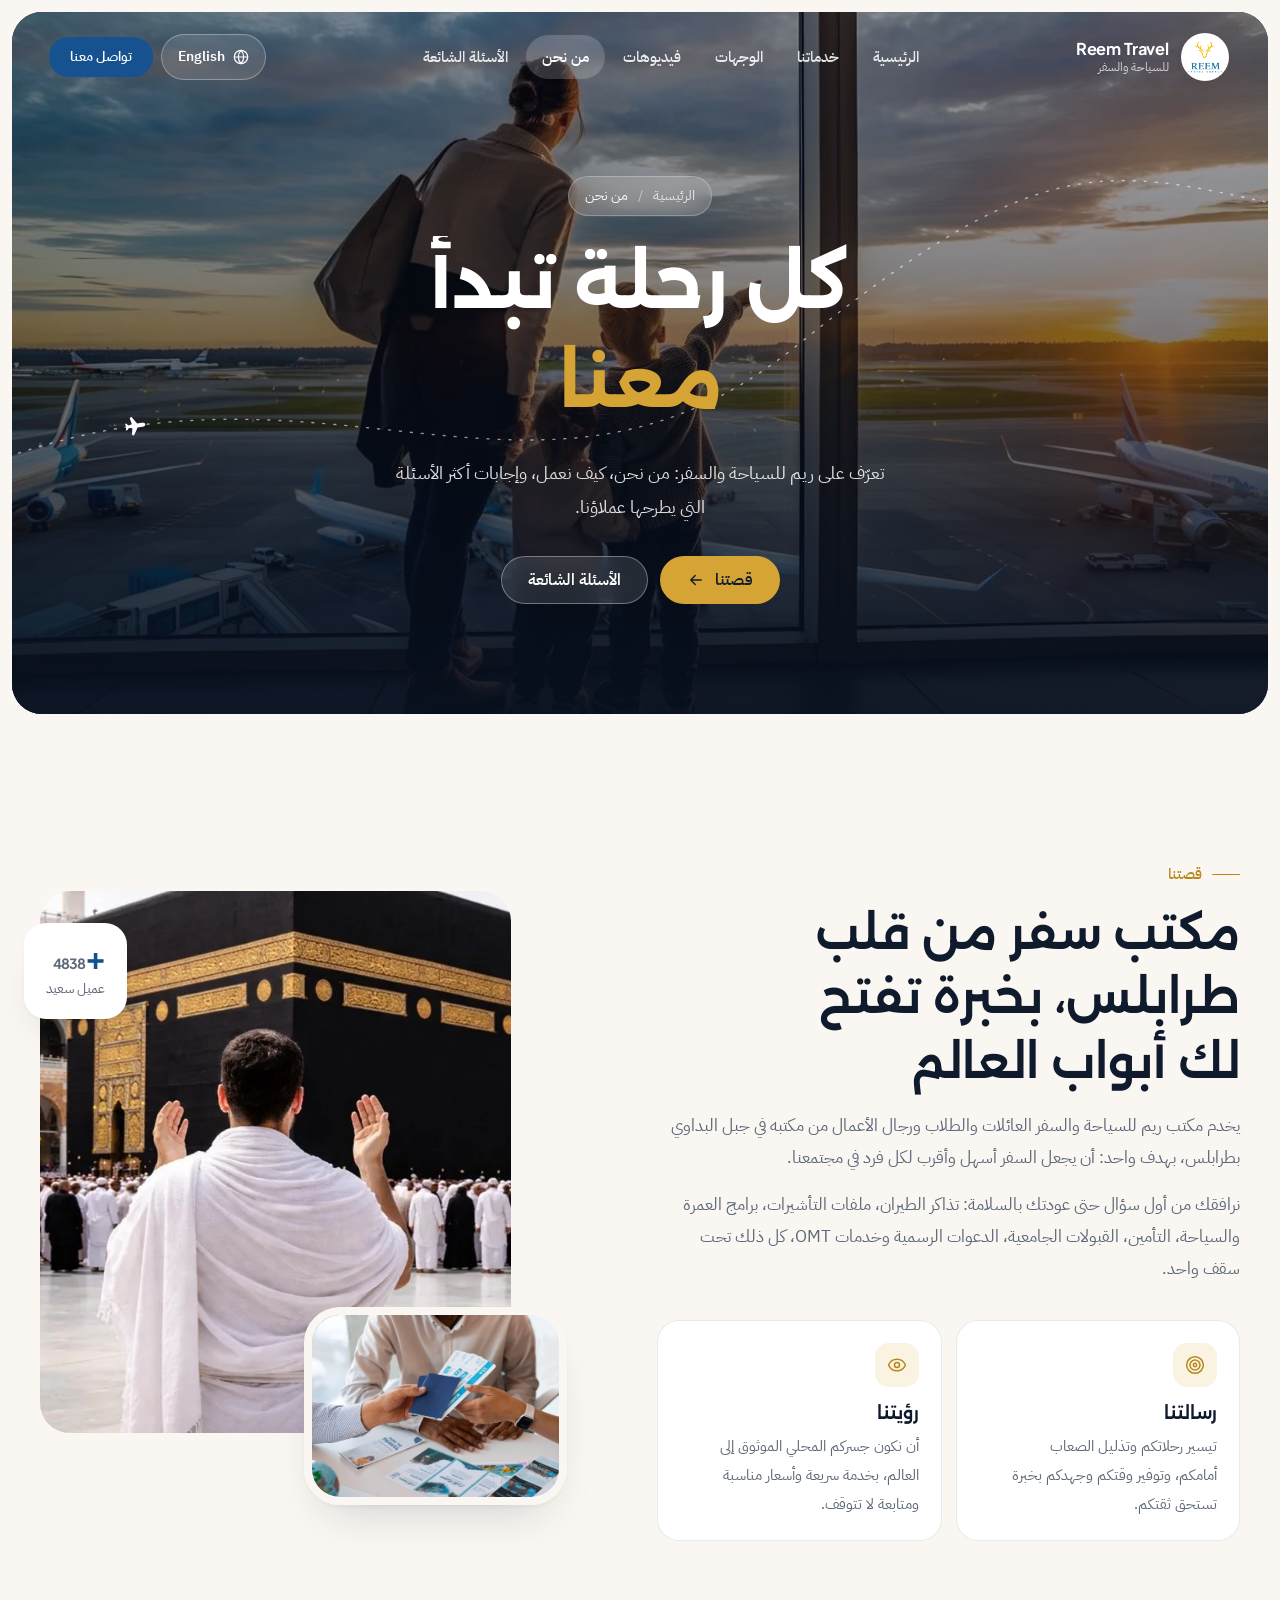
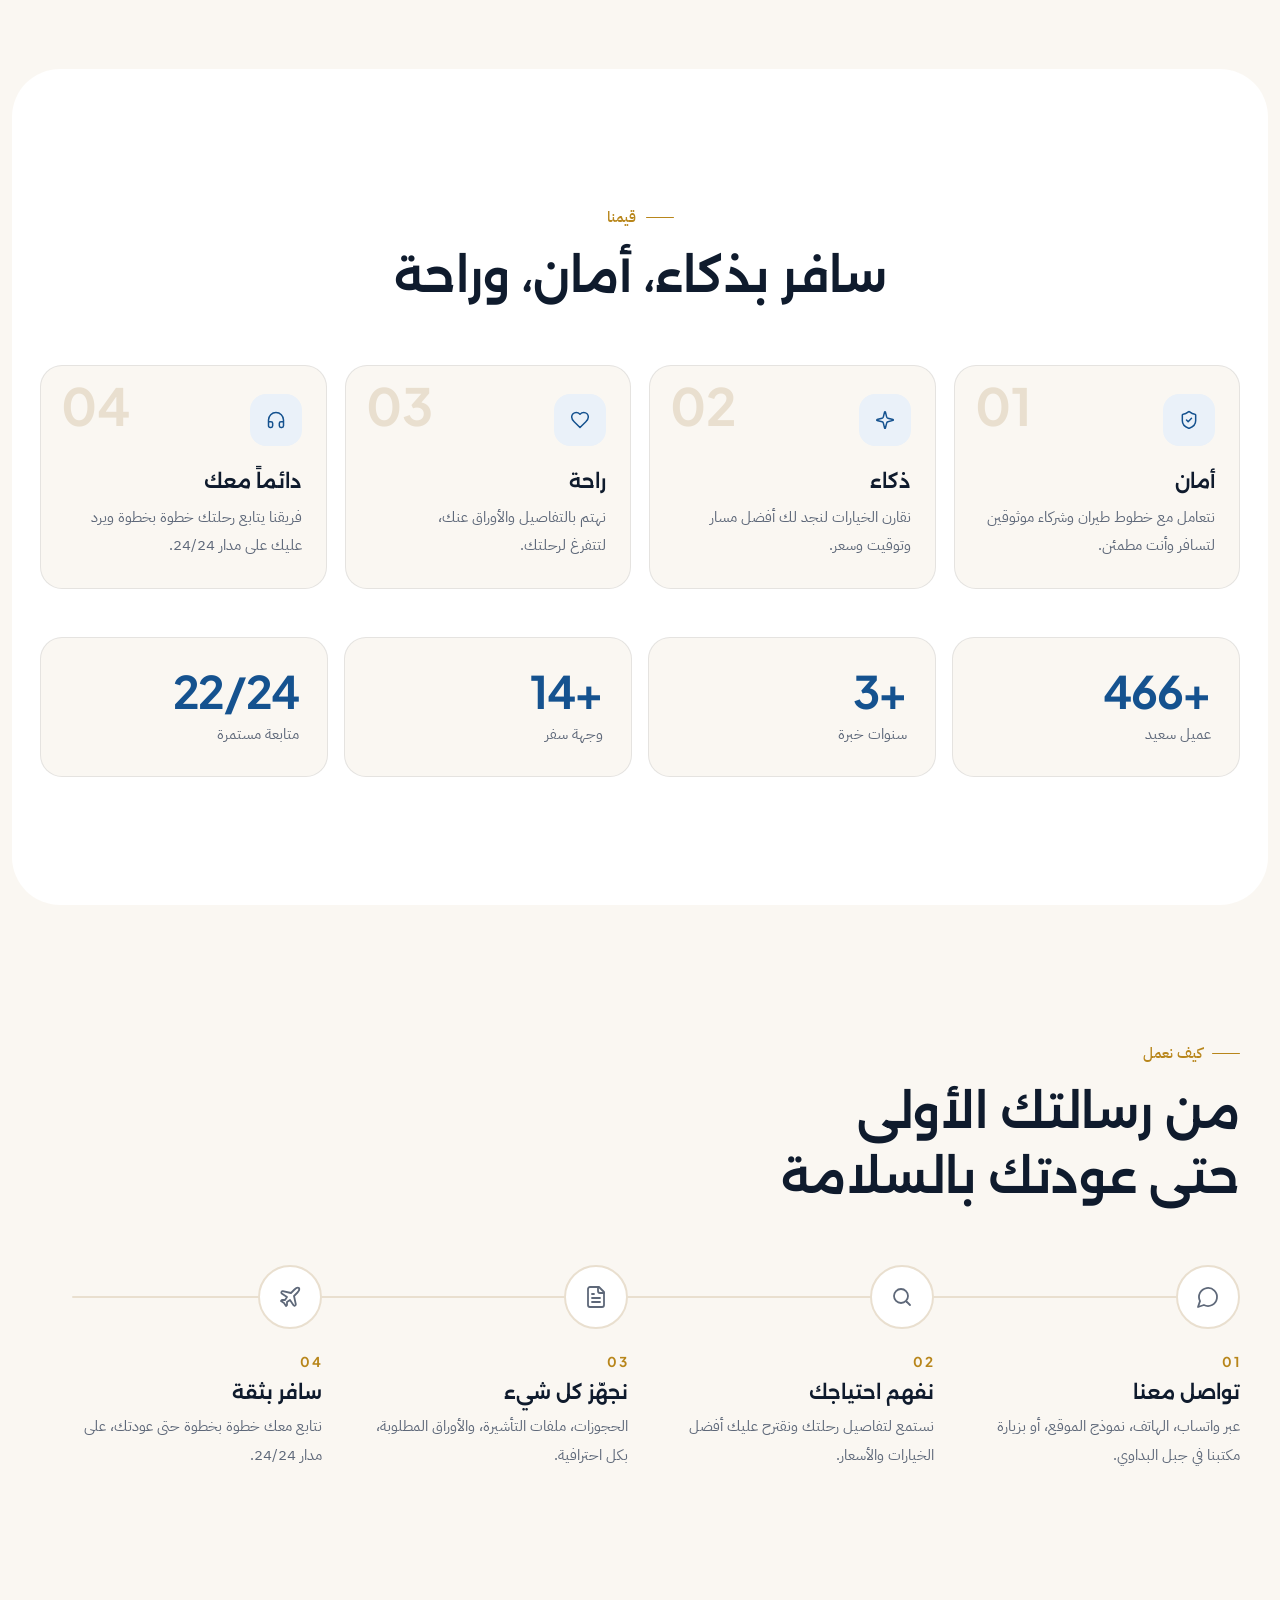
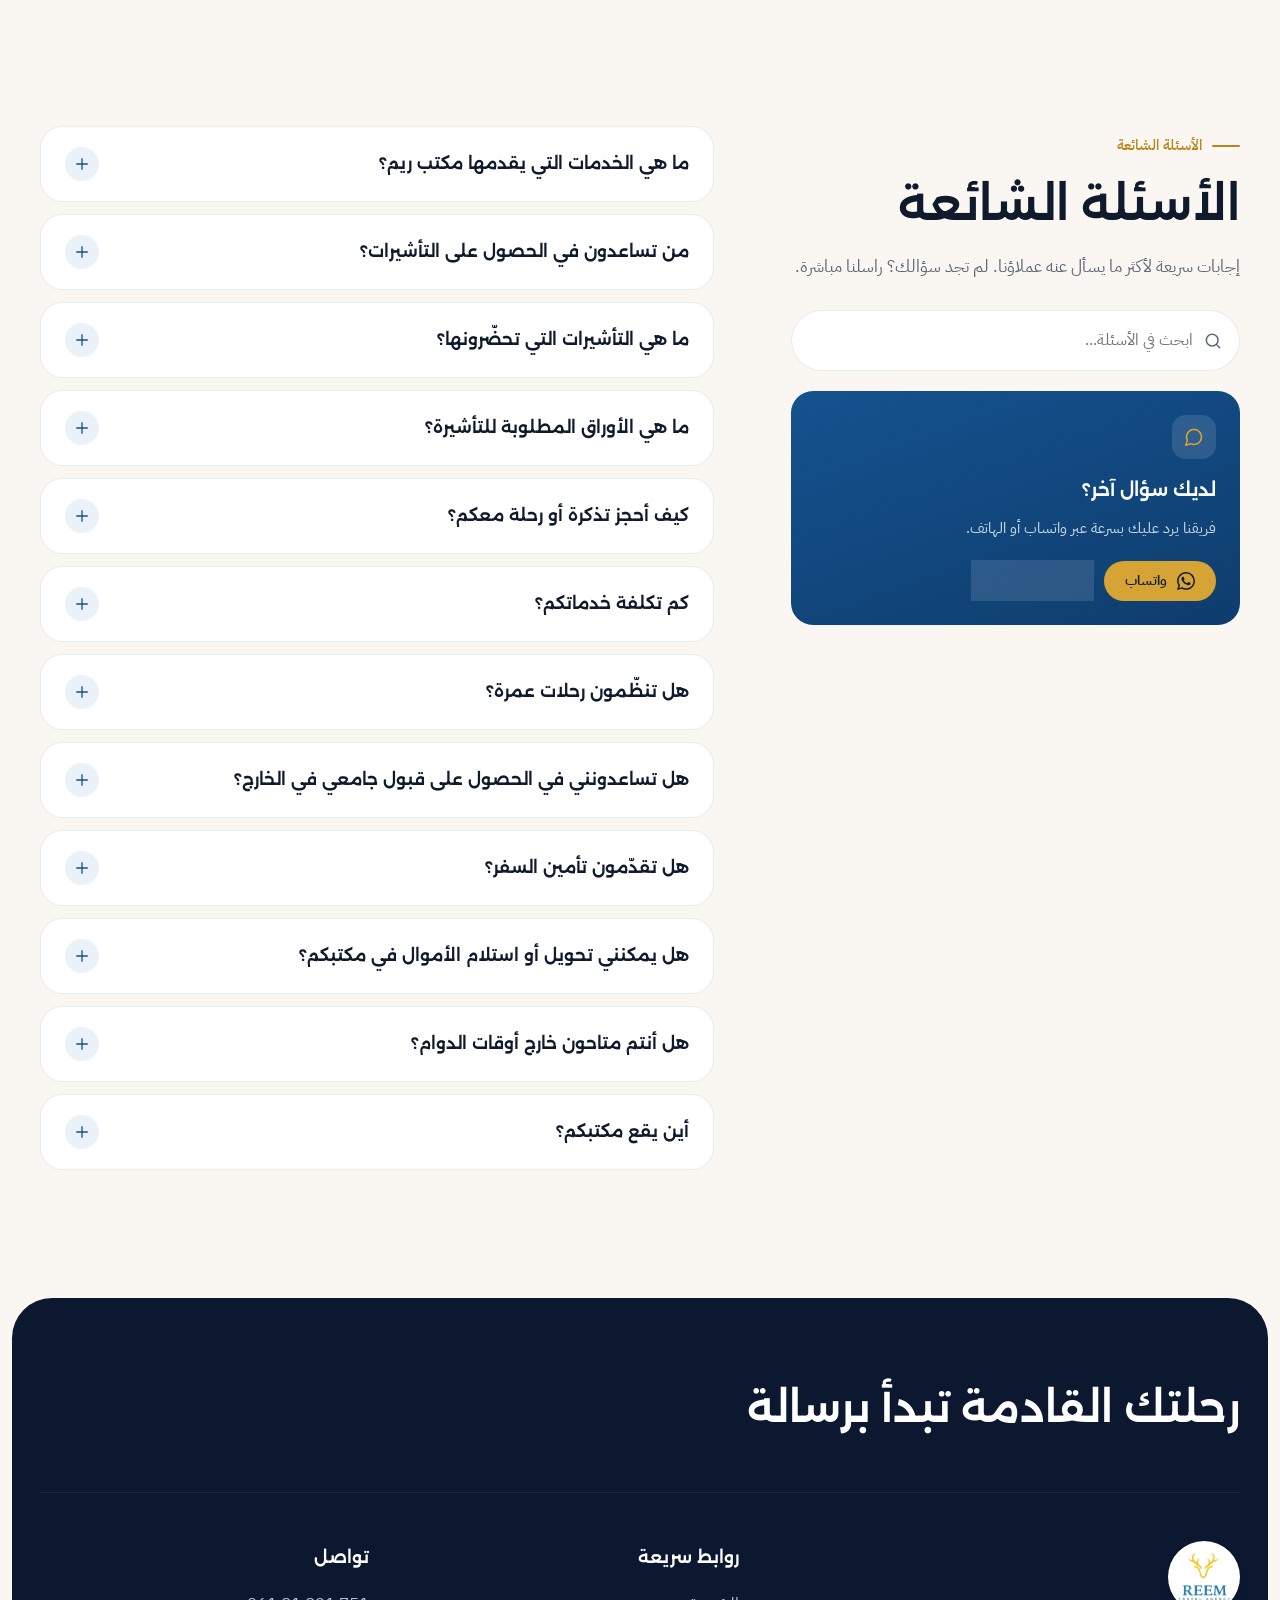
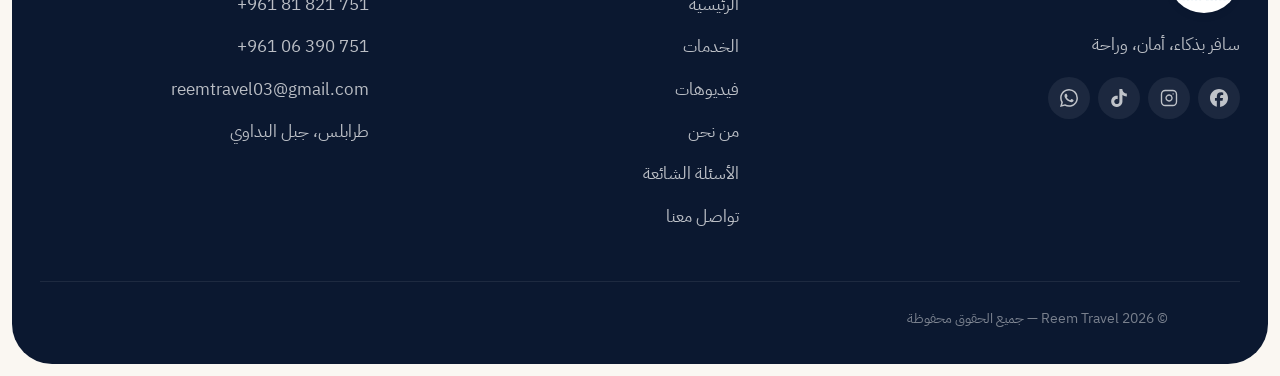
<file: about.html>
<!DOCTYPE html>
<html lang="ar" dir="rtl" data-title-en="About us & FAQ | Reem Travel">
<head>
  <meta charset="UTF-8">
  <meta name="viewport" content="width=device-width, initial-scale=1">
  <title>من نحن والأسئلة الشائعة | ريم للسياحة والسفر</title>
  <meta name="description" content="تعرّف على مكتب ريم للسياحة والسفر في طرابلس: قصتنا، قيمنا، طريقة عملنا، وإجابات الأسئلة الشائعة حول التأشيرات والحجوزات والعمرة.">
  <meta name="theme-color" content="#faf7f2">
  <meta property="og:title" content="About Reem Travel | من نحن">
  <meta property="og:image" content="assets/img/about-hero.webp">
  <link rel="icon" type="image/png" href="assets/img/favicon.png">
  <link rel="apple-touch-icon" href="assets/img/favicon.png">
  <link rel="preconnect" href="https://fonts.googleapis.com">
  <link rel="preconnect" href="https://fonts.gstatic.com" crossorigin>
  <link href="https://fonts.googleapis.com/css2?family=Alexandria:wght@400;500;600;700&family=IBM+Plex+Sans+Arabic:wght@300;400;500;600&family=Instrument+Serif:ital@0;1&family=Plus+Jakarta+Sans:wght@400;500;600;700&display=swap" rel="stylesheet">
  <link rel="stylesheet" href="assets/css/style.css">
</head>
<body class="page-about">

<svg width="0" height="0" style="position:absolute" aria-hidden="true">
  <defs>
    <symbol id="i-plane" viewBox="0 0 24 24"><path d="M17.8 19.2 16 11l3.5-3.5C21 6 21.5 4 21 3c-1-.5-3 0-4.5 1.5L13 8 4.8 6.2c-.5-.1-.9.1-1.1.5l-.3.5c-.2.5-.1 1 .3 1.3L9 12l-2 3H4l-1 1 3 2 2 3 1-1v-3l3-2 3.5 5.3c.3.4.8.5 1.3.3l.5-.2c.4-.3.6-.7.5-1.2z"/></symbol>
    <symbol id="i-globe" viewBox="0 0 24 24"><circle cx="12" cy="12" r="10"/><path d="M12 2a14.5 14.5 0 0 0 0 20 14.5 14.5 0 0 0 0-20M2 12h20"/></symbol>
    <symbol id="i-shield" viewBox="0 0 24 24"><path d="M20 13c0 5-3.5 7.5-7.66 8.95a1 1 0 0 1-.67-.01C7.5 20.5 4 18 4 13V6a1 1 0 0 1 1-1c2 0 4.5-1.2 6.24-2.72a1.17 1.17 0 0 1 1.52 0C14.51 3.81 17 5 19 5a1 1 0 0 1 1 1z"/><path d="m9 12 2 2 4-4"/></symbol>
    <symbol id="i-headset" viewBox="0 0 24 24"><path d="M3 14h3a2 2 0 0 1 2 2v3a2 2 0 0 1-2 2H5a2 2 0 0 1-2-2v-7a9 9 0 0 1 18 0v7a2 2 0 0 1-2 2h-1a2 2 0 0 1-2-2v-3a2 2 0 0 1 2-2h3"/></symbol>
    <symbol id="i-spark" viewBox="0 0 24 24"><path d="M9.937 15.5A2 2 0 0 0 8.5 14.063l-6.135-1.582a.5.5 0 0 1 0-.962L8.5 9.936A2 2 0 0 0 9.937 8.5l1.582-6.135a.5.5 0 0 1 .963 0L14.063 8.5A2 2 0 0 0 15.5 9.937l6.135 1.581a.5.5 0 0 1 0 .964L15.5 14.063a2 2 0 0 0-1.437 1.437l-1.582 6.135a.5.5 0 0 1-.963 0z"/></symbol>
    <symbol id="i-heart" viewBox="0 0 24 24"><path d="M19 14c1.49-1.46 3-3.21 3-5.5A5.5 5.5 0 0 0 16.5 3c-1.76 0-3 .5-4.5 2-1.5-1.5-2.74-2-4.5-2A5.5 5.5 0 0 0 2 8.5c0 2.3 1.5 4.05 3 5.5l7 7Z"/></symbol>
    <symbol id="i-target" viewBox="0 0 24 24"><circle cx="12" cy="12" r="10"/><circle cx="12" cy="12" r="6"/><circle cx="12" cy="12" r="2"/></symbol>
    <symbol id="i-eye" viewBox="0 0 24 24"><path d="M2.062 12.348a1 1 0 0 1 0-.696 10.75 10.75 0 0 1 19.876 0 1 1 0 0 1 0 .696 10.75 10.75 0 0 1-19.876 0"/><circle cx="12" cy="12" r="3"/></symbol>
    <symbol id="i-chat" viewBox="0 0 24 24"><path d="M7.9 20A9 9 0 1 0 4 16.1L2 22Z"/></symbol>
    <symbol id="i-file" viewBox="0 0 24 24"><path d="M15 2H6a2 2 0 0 0-2 2v16a2 2 0 0 0 2 2h12a2 2 0 0 0 2-2V7Z"/><path d="M14 2v4a2 2 0 0 0 2 2h4M10 9H8M16 13H8M16 17H8"/></symbol>
    <symbol id="i-pin" viewBox="0 0 24 24"><path d="M20 10c0 4.993-5.539 10.193-7.399 11.799a1 1 0 0 1-1.202 0C9.539 20.193 4 14.993 4 10a8 8 0 0 1 16 0"/><circle cx="12" cy="10" r="3"/></symbol>
    <symbol id="i-phone" viewBox="0 0 24 24"><path d="M22 16.92v3a2 2 0 0 1-2.18 2 19.79 19.79 0 0 1-8.63-3.07 19.5 19.5 0 0 1-6-6 19.79 19.79 0 0 1-3.07-8.67A2 2 0 0 1 4.11 2h3a2 2 0 0 1 2 1.72 12.84 12.84 0 0 0 .7 2.81 2 2 0 0 1-.45 2.11L8.09 9.910a16 16 0 0 0 6 6l1.27-1.27a2 2 0 0 1 2.11-.45 12.84 12.84 0 0 0 2.81.7A2 2 0 0 1 22 16.92z"/></symbol>
    <symbol id="i-arrow" viewBox="0 0 24 24"><path d="M5 12h14M13 6l6 6-6 6"/></symbol>
    <symbol id="i-search" viewBox="0 0 24 24"><circle cx="11" cy="11" r="7"/><path d="m20 20-3.5-3.5"/></symbol>
    <symbol id="i-plus" viewBox="0 0 24 24"><path d="M12 5v14M5 12h14"/></symbol>
    <symbol id="i-menu" viewBox="0 0 24 24"><path d="M4 7h16M4 12h16M4 17h10"/></symbol>
    <symbol id="i-x" viewBox="0 0 24 24"><path d="M18 6 6 18M6 6l12 12"/></symbol>
    <symbol id="i-insta" viewBox="0 0 24 24"><rect width="20" height="20" x="2" y="2" rx="5"/><path d="M16 11.37A4 4 0 1 1 12.63 8 4 4 0 0 1 16 11.37zM17.5 6.5h.01"/></symbol>
    <symbol id="i-fb" viewBox="0 0 24 24"><path class="fill" d="M9.101 23.691v-7.98H6.627v-3.667h2.474v-1.58c0-4.085 1.848-5.978 5.858-5.978.401 0 .955.042 1.468.103a8.68 8.68 0 0 1 1.141.195v3.325a8.623 8.623 0 0 0-.653-.036 26.805 26.805 0 0 0-.733-.009c-.707 0-1.259.096-1.675.309a1.686 1.686 0 0 0-.679.622c-.258.42-.374.995-.374 1.752v1.297h3.919l-.386 2.103-.287 1.564h-3.246v8.245C19.396 23.238 24 18.179 24 12.044c0-6.627-5.373-12-12-12s-12 5.373-12 12c0 5.628 3.874 10.35 9.101 11.647Z"/></symbol>
    <symbol id="i-tiktok" viewBox="0 0 24 24"><path class="fill" d="M12.525.02c1.31-.02 2.61-.01 3.91-.02.08 1.53.63 3.09 1.75 4.17 1.12 1.11 2.7 1.62 4.24 1.79v4.03c-1.44-.05-2.89-.35-4.2-.97-.57-.26-1.1-.59-1.62-.93-.01 2.92.01 5.84-.02 8.75-.08 1.4-.54 2.79-1.35 3.94-1.31 1.92-3.58 3.17-5.91 3.21-1.43.08-2.86-.31-4.08-1.03-2.02-1.19-3.44-3.37-3.65-5.71-.02-.5-.03-1-.01-1.49.18-1.9 1.12-3.72 2.58-4.96 1.66-1.44 3.98-2.13 6.15-1.72.02 1.48-.04 2.96-.04 4.44-.99-.32-2.15-.23-3.02.37-.63.41-1.11 1.04-1.36 1.75-.21.51-.15 1.07-.14 1.61.24 1.64 1.82 3.02 3.5 2.87 1.12-.01 2.19-.66 2.77-1.61.19-.33.4-.67.41-1.06.1-1.79.06-3.57.07-5.36.01-4.03-.01-8.05.02-12.07z"/></symbol>
    <symbol id="i-wa" viewBox="0 0 24 24"><path class="fill" d="M17.472 14.382c-.297-.149-1.758-.867-2.03-.967-.273-.099-.471-.148-.67.15-.197.297-.767.966-.94 1.164-.173.199-.347.223-.644.075-.297-.15-1.255-.463-2.39-1.475-.883-.788-1.48-1.761-1.653-2.059-.173-.297-.018-.458.13-.606.134-.133.298-.347.446-.52.149-.174.198-.298.298-.497.099-.198.05-.371-.025-.52-.075-.149-.669-1.612-.916-2.207-.242-.579-.487-.5-.669-.51-.173-.008-.371-.01-.57-.01-.198 0-.52.074-.792.372-.272.297-1.04 1.016-1.04 2.479 0 1.462 1.065 2.875 1.213 3.074.149.198 2.096 3.2 5.077 4.487.709.306 1.262.489 1.694.625.712.227 1.36.195 1.871.118.571-.085 1.758-.719 2.006-1.413.248-.694.248-1.289.173-1.413-.074-.124-.272-.198-.57-.347m-5.421 7.403h-.004a9.87 9.87 0 0 1-5.031-1.378l-.361-.214-3.741.982.998-3.648-.235-.374a9.86 9.86 0 0 1-1.51-5.26c.001-5.45 4.436-9.884 9.888-9.884 2.64 0 5.122 1.03 6.988 2.898a9.825 9.825 0 0 1 2.893 6.994c-.003 5.45-4.437 9.884-9.885 9.884m8.413-18.297A11.815 11.815 0 0 0 12.05 0C5.495 0 .16 5.335.157 11.892c0 2.096.547 4.142 1.588 5.945L.057 24l6.305-1.654a11.882 11.882 0 0 0 5.683 1.448h.005c6.554 0 11.89-5.335 11.893-11.893a11.821 11.821 0 0 0-3.48-8.413Z"/></symbol>
  </defs>
</svg>

<div class="loader" aria-hidden="true">
  <img src="assets/img/logo.png" alt="" width="88" height="83">
  <div class="loader__bar"><span></span></div>
</div>

<div class="scroll-progress" aria-hidden="true"><span id="progress"></span></div>

<!-- ============ NAV ============ -->
<header class="nav" id="nav">
  <div class="nav__inner">
    <a href="index.html" class="nav__brand" aria-label="Reem Travel">
      <span class="nav__logo"><img src="assets/img/logo.png" alt="Reem Travel" width="40" height="38"></span>
      <span class="nav__brand-text">
        <strong>Reem Travel</strong>
        <small data-i18n="nav.tagline">للسياحة والسفر</small>
      </span>
    </a>
    <nav class="nav__links" aria-label="Main">
      <a href="index.html" data-i18n="nav.home">الرئيسية</a>
      <a href="index.html#services" data-i18n="nav.services">خدماتنا</a>
      <a href="index.html#destinations" data-i18n="nav.destinations">الوجهات</a>
      <a href="videos.html" data-i18n="nav.videos">فيديوهات</a>
      <a href="about.html" class="is-active" aria-current="page" data-i18n="nav.aboutPage">من نحن</a>
      <a href="#faq" data-i18n="nav.faq">الأسئلة الشائعة</a>
    </nav>
    <div class="nav__actions">
      <button class="lang-btn" id="langBtn" type="button" aria-label="Switch language / تغيير اللغة">
        <svg class="ic"><use href="#i-globe"/></svg><span id="langLabel">English</span>
      </button>
      <a href="index.html#contact" class="btn btn--primary btn--sm nav__cta" data-i18n="nav.contactUs">تواصل معنا</a>
      <button class="nav__burger" id="burger" type="button" aria-label="Menu" aria-expanded="false">
        <svg class="ic"><use href="#i-menu"/></svg>
      </button>
    </div>
  </div>
</header>

<div class="mmenu" id="mmenu" aria-hidden="true">
  <div class="mmenu__head">
    <img src="assets/img/logo.png" alt="" width="48" height="45">
    <button class="mmenu__close" id="mmenuClose" type="button" aria-label="Close"><svg class="ic"><use href="#i-x"/></svg></button>
  </div>
  <nav class="mmenu__links">
    <a href="index.html" data-i18n="nav.home">الرئيسية</a>
    <a href="index.html#services" data-i18n="nav.services">خدماتنا</a>
    <a href="index.html#destinations" data-i18n="nav.destinations">الوجهات</a>
    <a href="videos.html" data-i18n="nav.videos">فيديوهات</a>
    <a href="about.html" data-i18n="nav.aboutPage">من نحن</a>
    <a href="#faq" data-i18n="nav.faq">الأسئلة الشائعة</a>
    <a href="index.html#contact" data-i18n="nav.contact">اتصل بنا</a>
  </nav>
  <div class="mmenu__foot">
    <a href="tel:+96181821751" class="ltr">+961 81 821 751</a>
    <a href="mailto:reemtravel03@gmail.com">reemtravel03@gmail.com</a>
  </div>
</div>

<main id="top">

  <!-- ============ PAGE HERO ============ -->
  <section class="hero hero--page">
    <div class="hero__frame">
      <div class="hero__slides" aria-hidden="true">
        <img class="is-active" src="assets/img/about-hero.webp" alt="" fetchpriority="high">
      </div>
      <div class="hero__shade" aria-hidden="true"></div>

      <svg class="hero__route" viewBox="0 0 1440 800" preserveAspectRatio="none" aria-hidden="true">
        <path id="route" d="M-40 520 C 360 360, 600 620, 900 380 S 1260 180, 1500 230"/>
        <g class="hero__plane">
          <svg x="-13" y="-13" width="26" height="26" viewBox="0 0 24 24"><g transform="rotate(45 12 12)"><use href="#i-plane"/></g></svg>
          <animateMotion dur="16s" repeatCount="indefinite" rotate="auto"><mpath href="#route"/></animateMotion>
        </g>
      </svg>

      <div class="page-hero">
        <nav class="crumbs reveal" aria-label="Breadcrumb">
          <a href="index.html" data-i18n="ab.crumbHome">الرئيسية</a>
          <span aria-hidden="true">/</span>
          <span data-i18n="ab.crumb">من نحن</span>
        </nav>
        <h1 class="hero__title">
          <span class="line"><span data-i18n="ab.heroTitle">كل رحلة تبدأ</span></span>
          <span class="line"><em data-i18n="ab.heroAccent">معنا</em></span>
        </h1>
        <p class="hero__lead reveal" style="--d:.45s" data-i18n="ab.heroLead">تعرّف على ريم للسياحة والسفر: من نحن، كيف نعمل، وإجابات أكثر الأسئلة التي يطرحها عملاؤنا.</p>
        <div class="hero__ctas reveal" style="--d:.6s">
          <a href="#story" class="btn btn--gold"><span data-i18n="ab.storyBadge">قصتنا</span><svg class="ic flip"><use href="#i-arrow"/></svg></a>
          <a href="#faq" class="btn btn--glass" data-i18n="ab.faqTitle">الأسئلة الشائعة</a>
        </div>
      </div>
    </div>
  </section>

  <!-- ============ STORY ============ -->
  <section class="section story" id="story">
    <div class="container story__grid">
      <div class="story__text">
        <p class="eyebrow reveal-up" data-i18n="ab.storyBadge">قصتنا</p>
        <h2 class="h2 reveal-up" data-i18n="ab.storyTitle">مكتب سفر من قلب طرابلس، بخبرة تفتح لك أبواب العالم</h2>
        <p class="lead reveal-up" data-i18n="ab.story1">يخدم مكتب ريم للسياحة والسفر العائلات والطلاب ورجال الأعمال من مكتبه في جبل البداوي بطرابلس، بهدف واحد: أن يجعل السفر أسهل وأقرب لكل فرد في مجتمعنا.</p>
        <p class="lead reveal-up" data-i18n="ab.story2">نرافقك من أول سؤال حتى عودتك بالسلامة: تذاكر الطيران، ملفات التأشيرات، برامج العمرة والسياحة، التأمين، القبولات الجامعية، الدعوات الرسمية وخدمات OMT، كل ذلك تحت سقف واحد.</p>

        <div class="mv">
          <article class="mv__card reveal-up">
            <span class="mv__ic"><svg class="ic"><use href="#i-target"/></svg></span>
            <h3 data-i18n="ab.missionT">رسالتنا</h3>
            <p data-i18n="ab.missionD">تيسير رحلاتكم وتذليل الصعاب أمامكم، وتوفير وقتكم وجهدكم بخبرة تستحق ثقتكم.</p>
          </article>
          <article class="mv__card reveal-up">
            <span class="mv__ic"><svg class="ic"><use href="#i-eye"/></svg></span>
            <h3 data-i18n="ab.visionT">رؤيتنا</h3>
            <p data-i18n="ab.visionD">أن نكون جسركم المحلي الموثوق إلى العالم، بخدمة سريعة وأسعار مناسبة ومتابعة لا تتوقف.</p>
          </article>
        </div>
      </div>

      <div class="story__visual reveal-up">
        <div class="story__img story__img--a"><img src="assets/img/umrah.webp" alt="" loading="lazy" class="parallax" data-speed="0.05"></div>
        <div class="story__img story__img--b"><img src="assets/img/visa.webp" alt="" loading="lazy"></div>
        <div class="story__chip">
          <b class="ltr"><span class="count" data-to="5000">0</span>+</b>
          <span data-i18n="ab.chip">عميل سعيد</span>
        </div>
      </div>
    </div>
  </section>

  <!-- ============ VALUES ============ -->
  <section class="section values">
    <div class="container">
      <header class="section-head section-head--center">
        <div>
          <p class="eyebrow reveal-up" data-i18n="ab.valuesBadge">قيمنا</p>
          <h2 class="h2 reveal-up" data-i18n="ab.valuesTitle">سافر بذكاء، أمان، وراحة</h2>
        </div>
      </header>
      <div class="values__grid">
        <article class="value reveal-up">
          <span class="value__num">01</span>
          <span class="value__ic"><svg class="ic"><use href="#i-shield"/></svg></span>
          <h3 data-i18n="ab.v1t">أمان</h3>
          <p data-i18n="ab.v1d">نتعامل مع خطوط طيران وشركاء موثوقين لتسافر وأنت مطمئن.</p>
        </article>
        <article class="value reveal-up">
          <span class="value__num">02</span>
          <span class="value__ic"><svg class="ic"><use href="#i-spark"/></svg></span>
          <h3 data-i18n="ab.v2t">ذكاء</h3>
          <p data-i18n="ab.v2d">نقارن الخيارات لنجد لك أفضل مسار وتوقيت وسعر.</p>
        </article>
        <article class="value reveal-up">
          <span class="value__num">03</span>
          <span class="value__ic"><svg class="ic"><use href="#i-heart"/></svg></span>
          <h3 data-i18n="ab.v3t">راحة</h3>
          <p data-i18n="ab.v3d">نهتم بالتفاصيل والأوراق عنك، لتتفرغ لرحلتك.</p>
        </article>
        <article class="value reveal-up">
          <span class="value__num">04</span>
          <span class="value__ic"><svg class="ic"><use href="#i-headset"/></svg></span>
          <h3 data-i18n="ab.v4t">دائماً معك</h3>
          <p data-i18n="ab.v4d">فريقنا يتابع رحلتك خطوة بخطوة ويرد عليك على مدار 24/24.</p>
        </article>
      </div>

      <div class="stats stats--band reveal-up">
        <div class="stat"><b class="ltr"><span class="count" data-to="500">0</span>+</b><span data-i18n="stats.clients">عميل سعيد</span></div>
        <div class="stat"><b class="ltr"><span class="count" data-to="3">0</span>+</b><span data-i18n="stats.years">سنوات خبرة</span></div>
        <div class="stat"><b class="ltr"><span class="count" data-to="15">0</span>+</b><span data-i18n="stats.destinations">وجهة سفر</span></div>
        <div class="stat"><b class="ltr"><span class="count" data-to="24">0</span>/24</b><span data-i18n="stats.support">متابعة مستمرة</span></div>
      </div>
    </div>
  </section>

  <!-- ============ HOW WE WORK ============ -->
  <section class="section how">
    <div class="container">
      <header class="section-head">
        <div>
          <p class="eyebrow reveal-up" data-i18n="ab.stepsBadge">كيف نعمل</p>
          <h2 class="h2 reveal-up" data-i18n="ab.stepsTitle">من رسالتك الأولى حتى عودتك بالسلامة</h2>
        </div>
      </header>
      <ol class="steps">
        <li class="step reveal-up">
          <span class="step__dot"><svg class="ic"><use href="#i-chat"/></svg></span>
          <span class="step__n">01</span>
          <h3 data-i18n="ab.s1t">تواصل معنا</h3>
          <p data-i18n="ab.s1d">عبر واتساب، الهاتف، نموذج الموقع، أو بزيارة مكتبنا في جبل البداوي.</p>
        </li>
        <li class="step reveal-up">
          <span class="step__dot"><svg class="ic"><use href="#i-search"/></svg></span>
          <span class="step__n">02</span>
          <h3 data-i18n="ab.s2t">نفهم احتياجك</h3>
          <p data-i18n="ab.s2d">نستمع لتفاصيل رحلتك ونقترح عليك أفضل الخيارات والأسعار.</p>
        </li>
        <li class="step reveal-up">
          <span class="step__dot"><svg class="ic"><use href="#i-file"/></svg></span>
          <span class="step__n">03</span>
          <h3 data-i18n="ab.s3t">نجهّز كل شيء</h3>
          <p data-i18n="ab.s3d">الحجوزات، ملفات التأشيرة، والأوراق المطلوبة، بكل احترافية.</p>
        </li>
        <li class="step reveal-up">
          <span class="step__dot"><svg class="ic"><use href="#i-plane"/></svg></span>
          <span class="step__n">04</span>
          <h3 data-i18n="ab.s4t">سافر بثقة</h3>
          <p data-i18n="ab.s4d">نتابع معك خطوة بخطوة حتى عودتك، على مدار 24/24.</p>
        </li>
      </ol>
    </div>
  </section>

  <!-- ============ FAQ ============ -->
  <section class="section faq" id="faq">
    <div class="container faq__grid">
      <aside class="faq__side">
        <p class="eyebrow reveal-up" data-i18n="ab.faqBadge">الأسئلة الشائعة</p>
        <h2 class="h2 reveal-up" data-i18n="ab.faqTitle">الأسئلة الشائعة</h2>
        <p class="lead reveal-up" data-i18n="ab.faqLead">إجابات سريعة لأكثر ما يسأل عنه عملاؤنا. لم تجد سؤالك؟ راسلنا مباشرة.</p>

        <label class="faq__search reveal-up">
          <svg class="ic"><use href="#i-search"/></svg>
          <input type="search" id="faqSearch" data-i18n-ph="ab.faqSearch" placeholder="ابحث في الأسئلة..." autocomplete="off">
        </label>

        <div class="help-card reveal-up">
          <span class="help-card__ic"><svg class="ic"><use href="#i-chat"/></svg></span>
          <b data-i18n="ab.helpT">لديك سؤال آخر؟</b>
          <p data-i18n="ab.helpD">فريقنا يرد عليك بسرعة عبر واتساب أو الهاتف.</p>
          <div class="help-card__btns">
            <a href="https://wa.me/96181821751" target="_blank" rel="noopener" class="btn btn--gold btn--sm"><svg class="ic"><use href="#i-wa"/></svg><span data-i18n="quick.wa">واتساب</span></a>
            <a href="tel:+96181821751" class="btn btn--glass btn--sm"><svg class="ic"><use href="#i-phone"/></svg><span data-i18n="quick.call">اتصل الآن</span></a>
          </div>
        </div>
      </aside>

      <div class="faq__list">
        <div class="faq__item reveal-up">
          <button class="faq__q" type="button" aria-expanded="false"><span data-i18n="faq.q1">ما هي الخدمات التي يقدمها مكتب ريم؟</span><svg class="ic"><use href="#i-plus"/></svg></button>
          <div class="faq__a"><div><p data-i18n="faq.a1">حجوزات الطيران، خدمات التأشيرات، رحلات العمرة والسياحة، تأمين السفر، القبولات الجامعية في الخارج، الدعوات الرسمية، وخدمات تحويل الأموال عبر OMT.</p></div></div>
        </div>
        <div class="faq__item reveal-up">
          <button class="faq__q" type="button" aria-expanded="false"><span data-i18n="faq.q2">من تساعدون في الحصول على التأشيرات؟</span><svg class="ic"><use href="#i-plus"/></svg></button>
          <div class="faq__a"><div><p data-i18n="faq.a2"> لدينا خبرة خاصة في معاملات التأشيرات للفلسطينيين والسوريين واللبنانيين لمختلف الوجهات</p></div></div>
        </div>
        <div class="faq__item reveal-up">
          <button class="faq__q" type="button" aria-expanded="false"><span data-i18n="faq.q3">ما هي التأشيرات التي تحضّرونها؟</span><svg class="ic"><use href="#i-plus"/></svg></button>
          <div class="faq__a"><div><p data-i18n="faq.a3">نحضّر ملفات تأشيرات شنغن، تأشيرات الخليج، ووجهات أخرى. تواصل معنا وأخبرنا بوجهتك لنرشدك.</p></div></div>
        </div>
        <div class="faq__item reveal-up">
          <button class="faq__q" type="button" aria-expanded="false"><span data-i18n="faq.q4">ما هي الأوراق المطلوبة للتأشيرة؟</span><svg class="ic"><use href="#i-plus"/></svg></button>
          <div class="faq__a"><div><p data-i18n="faq.a4">تختلف حسب البلد ونوع التأشيرة. أرسل لنا وجهتك وسبب السفر وسنزوّدك بالقائمة الدقيقة للأوراق المطلوبة.</p></div></div>
        </div>
        <div class="faq__item reveal-up">
          <button class="faq__q" type="button" aria-expanded="false"><span data-i18n="faq.q5">كيف أحجز تذكرة أو رحلة معكم؟</span><svg class="ic"><use href="#i-plus"/></svg></button>
          <div class="faq__a"><div><p data-i18n="faq.a5">راسلنا على واتساب، اتصل بنا، املأ نموذج التواصل على الموقع، أو زُرنا في المكتب. سنقترح عليك أفضل الخيارات ونتولى الحجز.</p></div></div>
        </div>
        <div class="faq__item reveal-up">
          <button class="faq__q" type="button" aria-expanded="false"><span data-i18n="faq.q6">كم تكلفة خدماتكم؟</span><svg class="ic"><use href="#i-plus"/></svg></button>
          <div class="faq__a"><div><p data-i18n="faq.a6">تختلف الأسعار حسب الوجهة والتاريخ ونوع الخدمة، ونحرص دائماً على تقديم أفضل العروض. تواصل معنا لنرسل لك عرض سعر واضح.</p></div></div>
        </div>
        <div class="faq__item reveal-up">
          <button class="faq__q" type="button" aria-expanded="false"><span data-i18n="faq.q7">هل تنظّمون رحلات عمرة؟</span><svg class="ic"><use href="#i-plus"/></svg></button>
          <div class="faq__a"><div><p data-i18n="faq.a7">نعم. ننظّم برامج عمرة متكاملة ورحلات سياحية، ونتابع معك طوال الرحلة.</p></div></div>
        </div>
        <div class="faq__item reveal-up">
          <button class="faq__q" type="button" aria-expanded="false"><span data-i18n="faq.q8">هل تساعدونني في الحصول على قبول جامعي في الخارج؟</span><svg class="ic"><use href="#i-plus"/></svg></button>
          <div class="faq__a"><div><p data-i18n="faq.a8">نعم. نوجّه الطلاب لفرص التعليم في الخارج ونساعدهم في إجراءات الحصول على القبول الجامعي والتأشيرات</p></div></div>
        </div>
        <div class="faq__item reveal-up">
          <button class="faq__q" type="button" aria-expanded="false"><span data-i18n="faq.q9">هل تقدّمون تأمين السفر؟</span><svg class="ic"><use href="#i-plus"/></svg></button>
          <div class="faq__a"><div><p data-i18n="faq.a9">نعم. نقدّم تأمين السفر وأنواع تأمين أخرى، بتغطية شاملة لراحة بالك.</p></div></div>
        </div>
        <div class="faq__item reveal-up">
          <button class="faq__q" type="button" aria-expanded="false"><span data-i18n="faq.q10">هل يمكنني تحويل أو استلام الأموال في مكتبكم؟</span><svg class="ic"><use href="#i-plus"/></svg></button>
          <div class="faq__a"><div><p data-i18n="faq.a10">نعم. نقدّم خدمات سريعة وموثوقة لتحويل وسحب الأموال عبر شبكة OMT.</p></div></div>
        </div>
        <div class="faq__item reveal-up">
          <button class="faq__q" type="button" aria-expanded="false"><span data-i18n="faq.q11">هل أنتم متاحون خارج أوقات الدوام؟</span><svg class="ic"><use href="#i-plus"/></svg></button>
          <div class="faq__a"><div><p data-i18n="faq.a11">فريقنا يتابع العملاء على مدار 24/24. يمكنك مراسلتنا على واتساب في أي وقت وسنرد عليك بأسرع وقت.</p></div></div>
        </div>
        <div class="faq__item reveal-up">
          <button class="faq__q" type="button" aria-expanded="false"><span data-i18n="faq.q12">أين يقع مكتبكم؟</span><svg class="ic"><use href="#i-plus"/></svg></button>
          <div class="faq__a"><div><p data-i18n="faq.a12">طرابلس، جبل البداوي الشارع العام، مفرق شارع الأحباش بالقرب من تعاونية دانا</p></div></div>
        </div>
        <p class="faq__empty" id="faqEmpty" hidden data-i18n="ab.faqEmpty">لا يوجد سؤال مطابق. أرسل لنا سؤالك على واتساب وسنجيبك فوراً.</p>
      </div>
    </div>
  </section>
</main>

<!-- ============ FOOTER ============ -->
<footer class="footer">
  <div class="container">
    <div class="footer__cta reveal-up">
      <h2 data-i18n="footer.ctaTitle">رحلتك القادمة تبدأ برسالة</h2>
    </div>

    <div class="footer__grid">
      <div class="footer__brand">
        <span class="nav__logo nav__logo--lg"><img src="assets/img/logo.png" alt="Reem Travel" width="56" height="53"></span>
        <p data-i18n="footer.tagline">سافر بذكاء، أمان، وراحة</p>
        <div class="footer__social">
          <a href="https://www.facebook.com/people/Reem-Travel/100093074723392/" target="_blank" rel="noopener" aria-label="Facebook"><svg class="ic"><use href="#i-fb"/></svg></a>
          <a href="https://www.instagram.com/reemtravel.lb" target="_blank" rel="noopener" aria-label="Instagram"><svg class="ic"><use href="#i-insta"/></svg></a>
          <a href="https://www.tiktok.com/@reemtravel.lb" target="_blank" rel="noopener" aria-label="TikTok"><svg class="ic"><use href="#i-tiktok"/></svg></a>
          <a href="https://wa.me/96181821751" target="_blank" rel="noopener" aria-label="WhatsApp"><svg class="ic"><use href="#i-wa"/></svg></a>
        </div>
      </div>
      <nav class="footer__col" aria-label="Footer">
        <b data-i18n="footer.links">روابط سريعة</b>
        <a href="index.html" data-i18n="footer.home">الرئيسية</a>
        <a href="index.html#services" data-i18n="footer.services">الخدمات</a>
        <a href="videos.html" data-i18n="nav.videos">فيديوهات</a>
        <a href="about.html" data-i18n="nav.aboutPage">من نحن</a>
        <a href="#faq" data-i18n="nav.faq">الأسئلة الشائعة</a>
        <a href="index.html#contact" data-i18n="footer.contact">تواصل معنا</a>
      </nav>
      <div class="footer__col">
        <b data-i18n="footer.reach">تواصل</b>
        <a href="tel:+96181821751" class="ltr">+961 81 821 751</a>
        <a href="tel:+9616390751" class="ltr">+961 06 390 751</a>
        <a href="mailto:reemtravel03@gmail.com">reemtravel03@gmail.com</a>
        <span data-i18n="hero.locationValue">طرابلس، جبل البداوي</span>
      </div>
    </div>
    <div class="footer__bottom">
      <span>© <span id="year">2026</span> Reem Travel — <span data-i18n="footer.copyright">جميع الحقوق محفوظة</span></span>
    </div>
  </div>
</footer>


<script src="assets/js/main.js" defer></script>
</body>
</html>
</file>
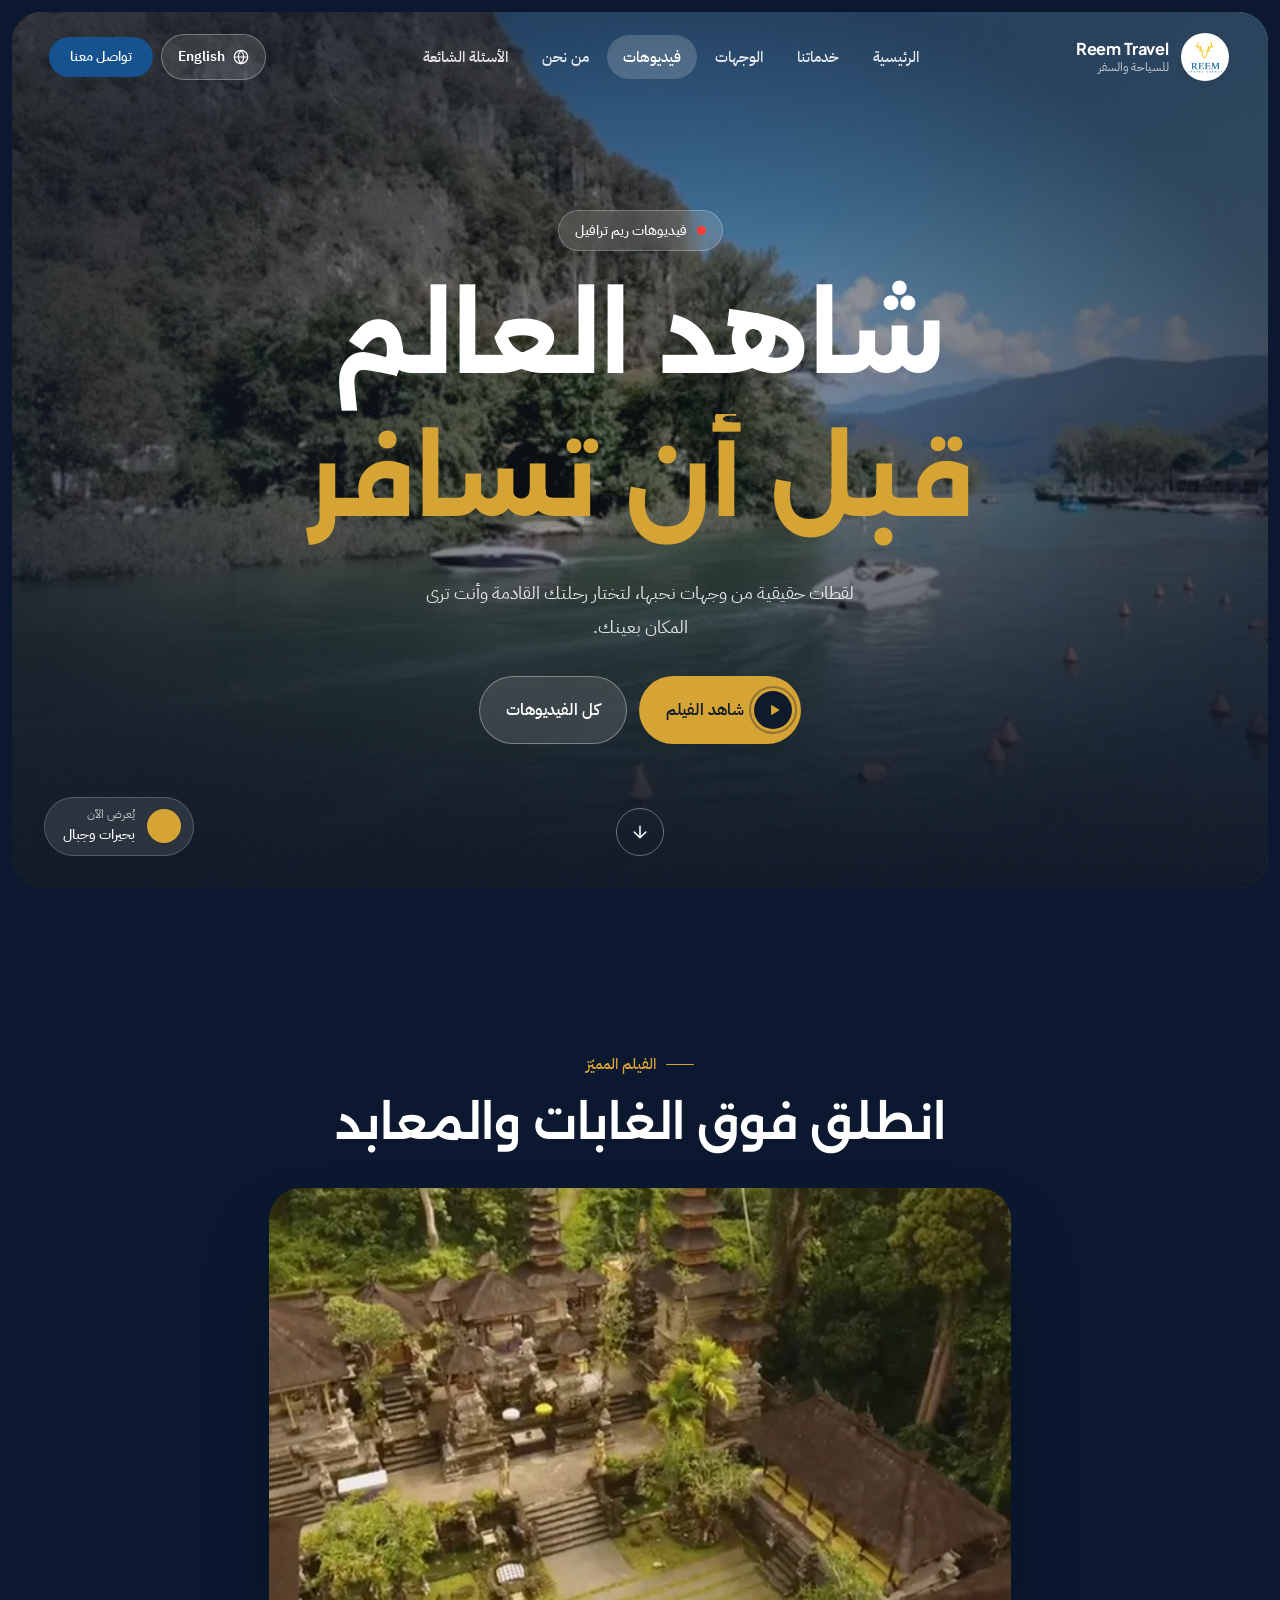
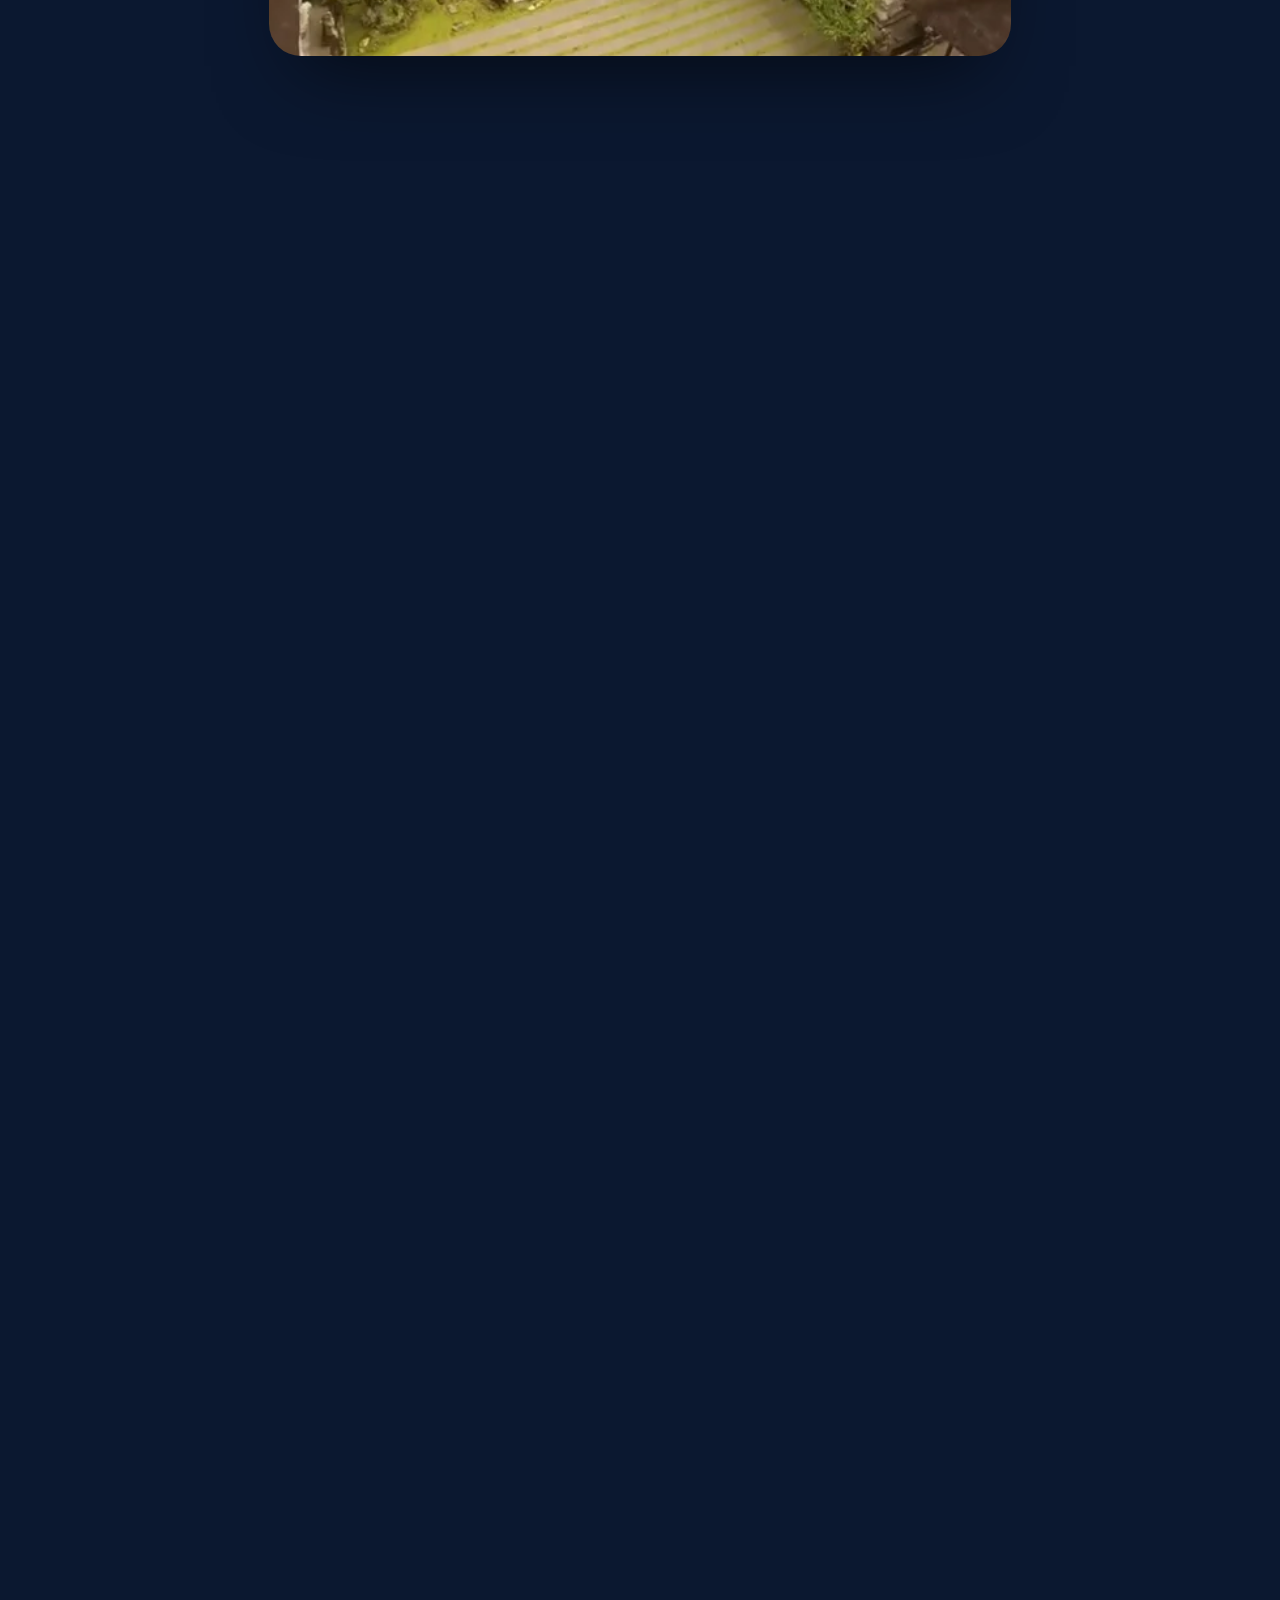
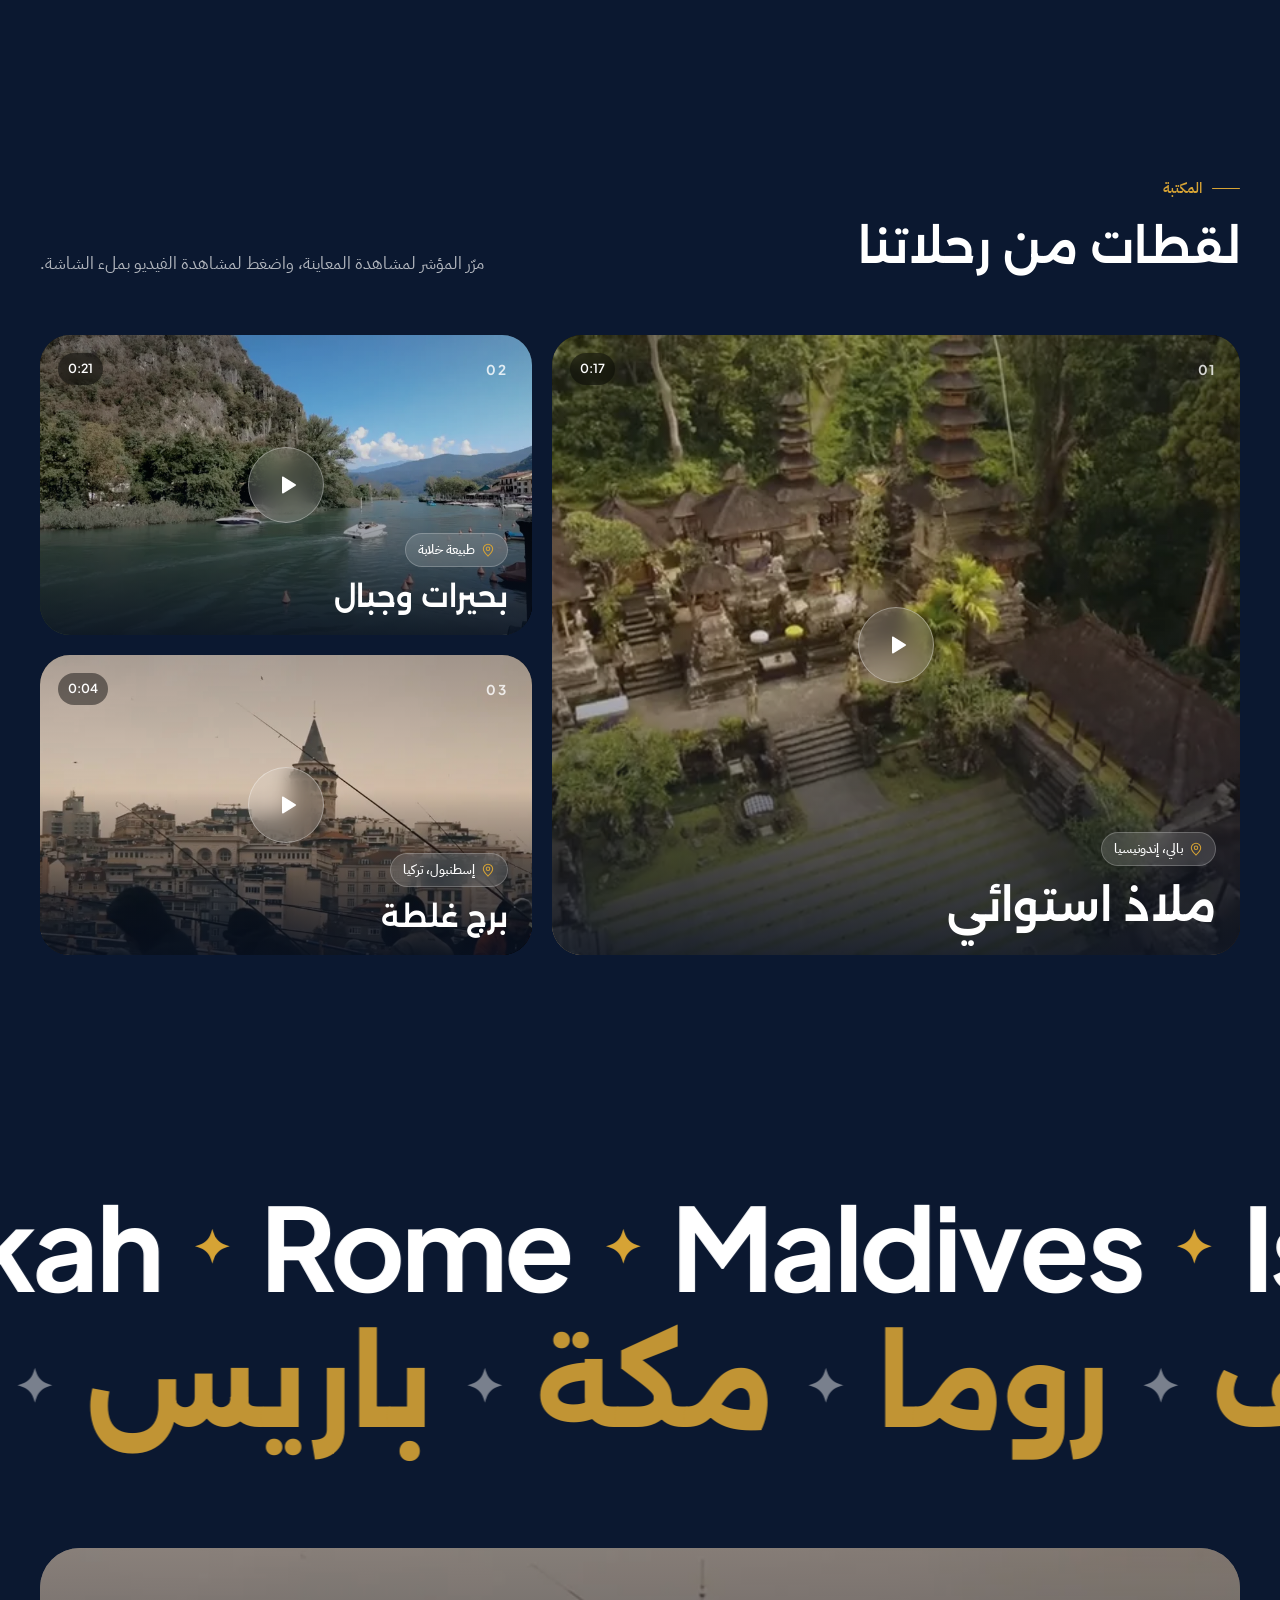
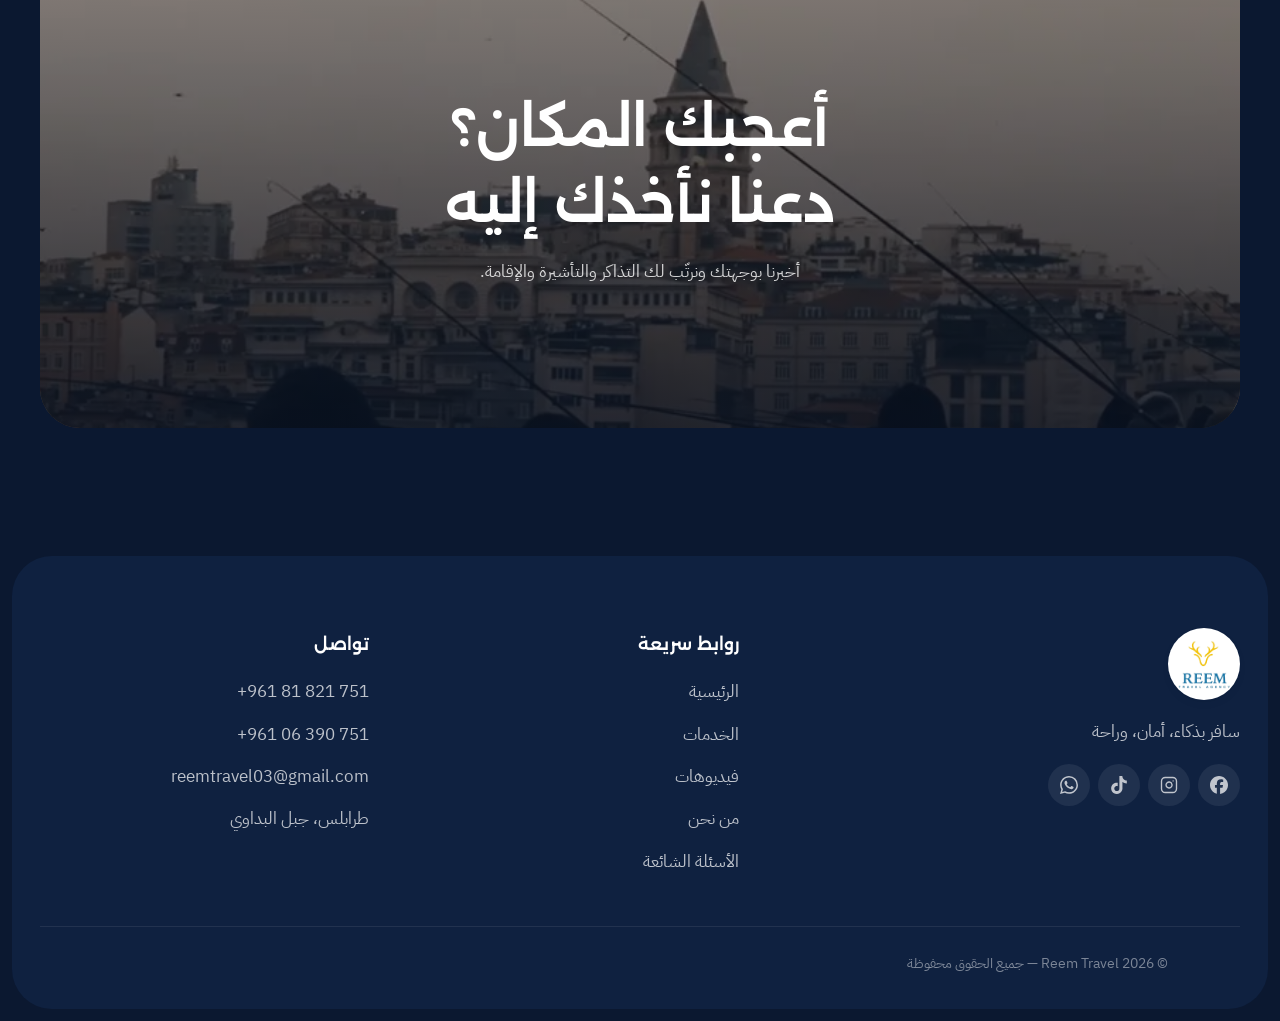
<file: videos.html>
<!DOCTYPE html>
<html lang="ar" dir="rtl" data-title-en="Travel videos | Reem Travel">
<head>
  <meta charset="UTF-8">
  <meta name="viewport" content="width=device-width, initial-scale=1">
  <title>فيديوهات السفر | ريم للسياحة والسفر</title>
  <meta name="description" content="شاهد وجهات السفر قبل أن تحجز: فيديوهات من بالي، إسطنبول والبحيرات والجبال مع مكتب ريم للسياحة والسفر في طرابلس.">
  <meta name="theme-color" content="#0b1830">
  <meta property="og:title" content="Reem Travel — Videos | فيديوهات">
  <meta property="og:image" content="assets/video/poster-2.webp">
  <link rel="icon" type="image/png" href="assets/img/favicon.png">
  <link rel="apple-touch-icon" href="assets/img/favicon.png">
  <link rel="preconnect" href="https://fonts.googleapis.com">
  <link rel="preconnect" href="https://fonts.gstatic.com" crossorigin>
  <link href="https://fonts.googleapis.com/css2?family=Alexandria:wght@400;500;600;700&family=IBM+Plex+Sans+Arabic:wght@300;400;500;600&family=Instrument+Serif:ital@0;1&family=Plus+Jakarta+Sans:wght@400;500;600;700&display=swap" rel="stylesheet">
  <link rel="stylesheet" href="assets/css/style.css">
</head>
<body class="page-videos">

<svg width="0" height="0" style="position:absolute" aria-hidden="true">
  <defs>
    <symbol id="i-globe" viewBox="0 0 24 24"><circle cx="12" cy="12" r="10"/><path d="M12 2a14.5 14.5 0 0 0 0 20 14.5 14.5 0 0 0 0-20M2 12h20"/></symbol>
    <symbol id="i-play" viewBox="0 0 24 24"><path class="fill" d="M7 4.5v15a1 1 0 0 0 1.53.85l12-7.5a1 1 0 0 0 0-1.7l-12-7.5A1 1 0 0 0 7 4.5Z"/></symbol>
    <symbol id="i-pin" viewBox="0 0 24 24"><path d="M20 10c0 4.993-5.539 10.193-7.399 11.799a1 1 0 0 1-1.202 0C9.539 20.193 4 14.993 4 10a8 8 0 0 1 16 0"/><circle cx="12" cy="10" r="3"/></symbol>
    <symbol id="i-arrow" viewBox="0 0 24 24"><path d="M5 12h14M13 6l6 6-6 6"/></symbol>
    <symbol id="i-prev" viewBox="0 0 24 24"><path d="m15 18-6-6 6-6"/></symbol>
    <symbol id="i-next" viewBox="0 0 24 24"><path d="m9 18 6-6-6-6"/></symbol>
    <symbol id="i-down" viewBox="0 0 24 24"><path d="M12 5v14M19 12l-7 7-7-7"/></symbol>
    <symbol id="i-menu" viewBox="0 0 24 24"><path d="M4 7h16M4 12h16M4 17h10"/></symbol>
    <symbol id="i-x" viewBox="0 0 24 24"><path d="M18 6 6 18M6 6l12 12"/></symbol>
    <symbol id="i-insta" viewBox="0 0 24 24"><rect width="20" height="20" x="2" y="2" rx="5"/><path d="M16 11.37A4 4 0 1 1 12.63 8 4 4 0 0 1 16 11.37zM17.5 6.5h.01"/></symbol>
    <symbol id="i-fb" viewBox="0 0 24 24"><path class="fill" d="M9.101 23.691v-7.98H6.627v-3.667h2.474v-1.58c0-4.085 1.848-5.978 5.858-5.978.401 0 .955.042 1.468.103a8.68 8.68 0 0 1 1.141.195v3.325a8.623 8.623 0 0 0-.653-.036 26.805 26.805 0 0 0-.733-.009c-.707 0-1.259.096-1.675.309a1.686 1.686 0 0 0-.679.622c-.258.42-.374.995-.374 1.752v1.297h3.919l-.386 2.103-.287 1.564h-3.246v8.245C19.396 23.238 24 18.179 24 12.044c0-6.627-5.373-12-12-12s-12 5.373-12 12c0 5.628 3.874 10.35 9.101 11.647Z"/></symbol>
    <symbol id="i-tiktok" viewBox="0 0 24 24"><path class="fill" d="M12.525.02c1.31-.02 2.61-.01 3.91-.02.08 1.53.63 3.09 1.75 4.17 1.12 1.11 2.7 1.62 4.24 1.79v4.03c-1.44-.05-2.89-.35-4.2-.97-.57-.26-1.1-.59-1.62-.93-.01 2.92.01 5.84-.02 8.75-.08 1.4-.54 2.79-1.35 3.94-1.31 1.92-3.58 3.17-5.91 3.21-1.43.08-2.86-.31-4.08-1.03-2.02-1.19-3.44-3.37-3.65-5.71-.02-.5-.03-1-.01-1.49.18-1.9 1.12-3.72 2.58-4.96 1.66-1.44 3.98-2.13 6.15-1.72.02 1.48-.04 2.96-.04 4.44-.99-.32-2.15-.23-3.02.37-.63.41-1.11 1.04-1.36 1.75-.21.51-.15 1.07-.14 1.61.24 1.64 1.82 3.02 3.5 2.87 1.12-.01 2.19-.66 2.77-1.61.19-.33.4-.67.41-1.06.1-1.79.06-3.57.07-5.36.01-4.03-.01-8.05.02-12.07z"/></symbol>
    <symbol id="i-wa" viewBox="0 0 24 24"><path class="fill" d="M17.472 14.382c-.297-.149-1.758-.867-2.03-.967-.273-.099-.471-.148-.67.15-.197.297-.767.966-.94 1.164-.173.199-.347.223-.644.075-.297-.15-1.255-.463-2.39-1.475-.883-.788-1.48-1.761-1.653-2.059-.173-.297-.018-.458.13-.606.134-.133.298-.347.446-.52.149-.174.198-.298.298-.497.099-.198.05-.371-.025-.52-.075-.149-.669-1.612-.916-2.207-.242-.579-.487-.5-.669-.51-.173-.008-.371-.01-.57-.01-.198 0-.52.074-.792.372-.272.297-1.04 1.016-1.04 2.479 0 1.462 1.065 2.875 1.213 3.074.149.198 2.096 3.2 5.077 4.487.709.306 1.262.489 1.694.625.712.227 1.36.195 1.871.118.571-.085 1.758-.719 2.006-1.413.248-.694.248-1.289.173-1.413-.074-.124-.272-.198-.57-.347m-5.421 7.403h-.004a9.87 9.87 0 0 1-5.031-1.378l-.361-.214-3.741.982.998-3.648-.235-.374a9.86 9.86 0 0 1-1.51-5.26c.001-5.45 4.436-9.884 9.888-9.884 2.64 0 5.122 1.03 6.988 2.898a9.825 9.825 0 0 1 2.893 6.994c-.003 5.45-4.437 9.884-9.885 9.884m8.413-18.297A11.815 11.815 0 0 0 12.05 0C5.495 0 .16 5.335.157 11.892c0 2.096.547 4.142 1.588 5.945L.057 24l6.305-1.654a11.882 11.882 0 0 0 5.683 1.448h.005c6.554 0 11.89-5.335 11.893-11.893a11.821 11.821 0 0 0-3.48-8.413Z"/></symbol>
  </defs>
</svg>

<div class="loader" aria-hidden="true">
  <img src="assets/img/logo.png" alt="" width="88" height="83">
  <div class="loader__bar"><span></span></div>
</div>

<div class="scroll-progress" aria-hidden="true"><span id="progress"></span></div>

<!-- ============ NAV ============ -->
<header class="nav" id="nav">
  <div class="nav__inner">
    <a href="index.html" class="nav__brand" aria-label="Reem Travel">
      <span class="nav__logo"><img src="assets/img/logo.png" alt="Reem Travel" width="40" height="38"></span>
      <span class="nav__brand-text">
        <strong>Reem Travel</strong>
        <small data-i18n="nav.tagline">للسياحة والسفر</small>
      </span>
    </a>
    <nav class="nav__links" aria-label="Main">
      <a href="index.html" data-i18n="nav.home">الرئيسية</a>
      <a href="index.html#services" data-i18n="nav.services">خدماتنا</a>
      <a href="index.html#destinations" data-i18n="nav.destinations">الوجهات</a>
      <a href="videos.html" class="is-active" aria-current="page" data-i18n="nav.videos">فيديوهات</a>
      <a href="about.html" data-i18n="nav.aboutPage">من نحن</a>
      <a href="about.html#faq" data-i18n="nav.faq">الأسئلة الشائعة</a>
    </nav>
    <div class="nav__actions">
      <button class="lang-btn" id="langBtn" type="button" aria-label="Switch language / تغيير اللغة">
        <svg class="ic"><use href="#i-globe"/></svg><span id="langLabel">English</span>
      </button>
      <a href="index.html#contact" class="btn btn--primary btn--sm nav__cta" data-i18n="nav.contactUs">تواصل معنا</a>
      <button class="nav__burger" id="burger" type="button" aria-label="Menu" aria-expanded="false">
        <svg class="ic"><use href="#i-menu"/></svg>
      </button>
    </div>
  </div>
</header>

<div class="mmenu" id="mmenu" aria-hidden="true">
  <div class="mmenu__head">
    <img src="assets/img/logo.png" alt="" width="48" height="45">
    <button class="mmenu__close" id="mmenuClose" type="button" aria-label="Close"><svg class="ic"><use href="#i-x"/></svg></button>
  </div>
  <nav class="mmenu__links">
    <a href="index.html" data-i18n="nav.home">الرئيسية</a>
    <a href="index.html#services" data-i18n="nav.services">خدماتنا</a>
    <a href="index.html#destinations" data-i18n="nav.destinations">الوجهات</a>
    <a href="videos.html" data-i18n="nav.videos">فيديوهات</a>
    <a href="about.html" data-i18n="nav.aboutPage">من نحن</a>
    <a href="about.html#faq" data-i18n="nav.faq">الأسئلة الشائعة</a>
    <a href="index.html#contact" data-i18n="nav.contact">اتصل بنا</a>
  </nav>
  <div class="mmenu__foot">
    <a href="tel:+96181821751" class="ltr">+961 81 821 751</a>
    <a href="mailto:info@reemtravel.com">info@reemtravel.com</a>
  </div>
</div>

<main id="top">

  <!-- ============ VIDEO HERO ============ -->
  <section class="hero vhero">
    <div class="hero__frame">
      <video class="vhero__bg" src="assets/video/video-2.mp4" poster="assets/video/poster-2.webp"
             autoplay muted loop playsinline preload="auto" aria-hidden="true"></video>
      <div class="hero__shade" aria-hidden="true"></div>
      <div class="vhero__grain" aria-hidden="true"></div>

      <div class="page-hero vhero__content">
        <p class="pill reveal"><span class="rec"></span><span data-i18n="vid.badge">فيديوهات ريم ترافيل</span></p>
        <h1 class="hero__title">
          <span class="line"><span data-i18n="vid.title">شاهد العالم</span></span>
          <span class="line"><em data-i18n="vid.titleAccent">قبل أن تسافر</em></span>
        </h1>
        <p class="hero__lead reveal" style="--d:.45s" data-i18n="vid.lead">لقطات حقيقية من وجهات نحبها، لتختار رحلتك القادمة وأنت ترى المكان بعينك.</p>
        <div class="hero__ctas reveal" style="--d:.6s">
          <button type="button" class="btn btn--gold play-btn" data-open="1">
            <span class="play-btn__ring"><svg class="ic"><use href="#i-play"/></svg></span>
            <span data-i18n="vid.watch">شاهد الفيلم</span>
          </button>
          <a href="#reels" class="btn btn--glass" data-i18n="vid.all">كل الفيديوهات</a>
        </div>
      </div>

      <div class="vhero__now reveal" style="--d:.9s">
        <span class="eq" aria-hidden="true"><i></i><i></i><i></i></span>
        <span><small data-i18n="vid.now">يُعرض الآن</small><b data-i18n="vid.v2">بحيرات وجبال</b></span>
      </div>
      <a href="#feature" class="vhero__scroll" aria-label="Scroll"><svg class="ic"><use href="#i-down"/></svg></a>
    </div>
  </section>

  <!-- ============ SCROLL-TO-EXPAND FEATURE ============ -->
  <section class="expand" id="feature">
    <div class="expand__sticky">
      <div class="expand__intro">
        <p class="eyebrow" data-i18n="vid.featBadge">الفيلم المميّز</p>
        <h2 class="h2" data-i18n="vid.featTitle">انطلق فوق الغابات والمعابد</h2>
      </div>
      <div class="expand__media">
        <video src="assets/video/video-1.mp4" poster="assets/video/poster-1.webp" muted loop playsinline preload="metadata" data-inview aria-hidden="true"></video>
        <div class="expand__caption">
          <span class="tag"><svg class="ic"><use href="#i-pin"/></svg><span data-i18n="vid.v1place">بالي، إندونيسيا</span></span>
          <h3 data-i18n="vid.v1">ملاذ استوائي</h3>
          <button type="button" class="round-play" data-open="0" aria-label="Play"><svg class="ic"><use href="#i-play"/></svg></button>
        </div>
      </div>
    </div>
  </section>

  <!-- ============ REELS GRID ============ -->
  <section class="section reels" id="reels">
    <div class="container">
      <header class="section-head">
        <div>
          <p class="eyebrow reveal-up" data-i18n="vid.reelsBadge">المكتبة</p>
          <h2 class="h2 reveal-up" data-i18n="vid.reelsTitle">لقطات من رحلاتنا</h2>
        </div>
        <p class="lead reveal-up" data-i18n="vid.reelsLead">مرّر المؤشر لمشاهدة المعاينة، واضغط لمشاهدة الفيديو بملء الشاشة.</p>
      </header>

      <div class="vgrid">
        <article class="vcard vcard--lg reveal-up" data-open="0" tabindex="0" role="button" aria-label="Play">
          <video src="assets/video/video-1.mp4" poster="assets/video/poster-1.webp" muted loop playsinline preload="none"></video>
          <div class="vcard__shade"></div>
          <span class="vcard__num">01</span>
          <span class="vcard__dur" data-dur>0:17</span>
          <div class="vcard__body">
            <span class="tag"><svg class="ic"><use href="#i-pin"/></svg><span data-i18n="vid.v1place">بالي، إندونيسيا</span></span>
            <h3 data-i18n="vid.v1">ملاذ استوائي</h3>
          </div>
          <span class="vcard__play"><svg class="ic"><use href="#i-play"/></svg></span>
          <span class="vcard__bar"><i></i></span>
        </article>
        <article class="vcard reveal-up" data-open="1" tabindex="0" role="button" aria-label="Play">
          <video src="assets/video/video-2.mp4" poster="assets/video/poster-2.webp" muted loop playsinline preload="none"></video>
          <div class="vcard__shade"></div>
          <span class="vcard__num">02</span>
          <span class="vcard__dur" data-dur>0:21</span>
          <div class="vcard__body">
            <span class="tag"><svg class="ic"><use href="#i-pin"/></svg><span data-i18n="vid.v2place">طبيعة خلابة</span></span>
            <h3 data-i18n="vid.v2">بحيرات وجبال</h3>
          </div>
          <span class="vcard__play"><svg class="ic"><use href="#i-play"/></svg></span>
          <span class="vcard__bar"><i></i></span>
        </article>
        <article class="vcard reveal-up" data-open="2" tabindex="0" role="button" aria-label="Play">
          <video src="assets/video/video-3.mp4" poster="assets/video/poster-3.webp" muted loop playsinline preload="none"></video>
          <div class="vcard__shade"></div>
          <span class="vcard__num">03</span>
          <span class="vcard__dur" data-dur>0:04</span>
          <div class="vcard__body">
            <span class="tag"><svg class="ic"><use href="#i-pin"/></svg><span data-i18n="vid.v3place">إسطنبول، تركيا</span></span>
            <h3 data-i18n="vid.v3">برج غلطة</h3>
          </div>
          <span class="vcard__play"><svg class="ic"><use href="#i-play"/></svg></span>
          <span class="vcard__bar"><i></i></span>
        </article>
      </div>
    </div>
  </section>

  <!-- ============ KINETIC TEXT ============ -->
  <div class="kinetic" aria-hidden="true">
    <div class="kinetic__row" data-speed="1">
      <span>Istanbul</span><i>✦</i><span>Bali</span><i>✦</i><span>Dubai</span><i>✦</i><span>Paris</span><i>✦</i><span>Makkah</span><i>✦</i><span>Rome</span><i>✦</i><span>Maldives</span><i>✦</i>
      <span>Istanbul</span><i>✦</i><span>Bali</span><i>✦</i><span>Dubai</span><i>✦</i><span>Paris</span><i>✦</i><span>Makkah</span><i>✦</i><span>Rome</span><i>✦</i><span>Maldives</span><i>✦</i>
    </div>
    <div class="kinetic__row kinetic__row--outline" data-speed="-1">
      <span>إسطنبول</span><i>✦</i><span>بالي</span><i>✦</i><span>دبي</span><i>✦</i><span>باريس</span><i>✦</i><span>مكة</span><i>✦</i><span>روما</span><i>✦</i><span>المالديف</span><i>✦</i>
      <span>إسطنبول</span><i>✦</i><span>بالي</span><i>✦</i><span>دبي</span><i>✦</i><span>باريس</span><i>✦</i><span>مكة</span><i>✦</i><span>روما</span><i>✦</i><span>المالديف</span><i>✦</i>
    </div>
  </div>

  <!-- ============ VIDEO CTA ============ -->
  <section class="section vcta-wrap">
    <div class="container">
      <div class="vcta reveal-up">
        <video src="assets/video/video-3.mp4" poster="assets/video/poster-3.webp" muted loop playsinline preload="none" data-inview aria-hidden="true"></video>
        <div class="vcta__shade"></div>
        <div class="vcta__body">
          <h2 data-i18n="vid.ctaTitle">أعجبك المكان؟ دعنا نأخذك إليه</h2>
          <p data-i18n="vid.ctaLead">أخبرنا بوجهتك ونرتّب لك التذاكر والتأشيرة والإقامة.</p>
        </div>
      </div>
    </div>
  </section>
</main>

<!-- ============ LIGHTBOX PLAYER ============ -->
<div class="lightbox" id="lightbox" role="dialog" aria-modal="true" aria-hidden="true" aria-label="Video player">
  <button type="button" class="lightbox__close" data-close aria-label="Close"><svg class="ic"><use href="#i-x"/></svg></button>
  <button type="button" class="lightbox__nav lightbox__nav--prev" data-step="-1" aria-label="Previous"><svg class="ic"><use href="#i-prev"/></svg></button>
  <figure class="lightbox__stage">
    <video id="lbVideo" controls playsinline></video>
    <figcaption><b id="lbTitle"></b><span id="lbPlace"></span><span id="lbCount" class="ltr"></span></figcaption>
  </figure>
  <button type="button" class="lightbox__nav lightbox__nav--next" data-step="1" aria-label="Next"><svg class="ic"><use href="#i-next"/></svg></button>
</div>

<!-- ============ FOOTER ============ -->
<footer class="footer">
  <div class="container">
    <div class="footer__grid">
      <div class="footer__brand">
        <span class="nav__logo nav__logo--lg"><img src="assets/img/logo.png" alt="Reem Travel" width="56" height="53"></span>
        <p data-i18n="footer.tagline">سافر بذكاء، أمان، وراحة</p>
        <div class="footer__social">
          <a href="https://www.facebook.com/people/Reem-Travel/100093074723392/" target="_blank" rel="noopener" aria-label="Facebook"><svg class="ic"><use href="#i-fb"/></svg></a>
          <a href="https://www.instagram.com/reemtravel.lb" target="_blank" rel="noopener" aria-label="Instagram"><svg class="ic"><use href="#i-insta"/></svg></a>
          <a href="https://www.tiktok.com/@reemtravel.lb" target="_blank" rel="noopener" aria-label="TikTok"><svg class="ic"><use href="#i-tiktok"/></svg></a>
          <a href="https://wa.me/96181821751" target="_blank" rel="noopener" aria-label="WhatsApp"><svg class="ic"><use href="#i-wa"/></svg></a>
        </div>
      </div>
      <nav class="footer__col" aria-label="Footer">
        <b data-i18n="footer.links">روابط سريعة</b>
        <a href="index.html" data-i18n="footer.home">الرئيسية</a>
        <a href="index.html#services" data-i18n="footer.services">الخدمات</a>
        <a href="videos.html" data-i18n="nav.videos">فيديوهات</a>
        <a href="about.html" data-i18n="nav.aboutPage">من نحن</a>
        <a href="about.html#faq" data-i18n="nav.faq">الأسئلة الشائعة</a>
      </nav>
      <div class="footer__col">
        <b data-i18n="footer.reach">تواصل</b>
        <a href="tel:+96181821751" class="ltr">+961 81 821 751</a>
        <a href="tel:+9616390751" class="ltr">+961 06 390 751</a>
        <a href="mailto:reemtravel03@gmail.com">reemtravel03@gmail.com</a>
        <span data-i18n="hero.locationValue">طرابلس، جبل البداوي</span>
      </div>
    </div>
    <div class="footer__bottom">
      <span>© <span id="year">2026</span> Reem Travel — <span data-i18n="footer.copyright">جميع الحقوق محفوظة</span></span>
    </div>
  </div>
</footer>

<script src="assets/js/main.js" defer></script>
</body>
</html>
</file>
<file: assets/css/style.css>
/* =========================================================
   Reem Travel — 2026
   Light, airy editorial look. Brand blue + antler gold from the logo.
   Arabic: Alexandria (headings) + IBM Plex Sans Arabic (text)
   English: Plus Jakarta Sans + Instrument Serif (accents)
   ========================================================= */
:root {
  --bg: #faf7f2;
  --surface: #ffffff;
  --sand: #f3ece1;
  --sand-2: #e9dfcf;
  --ink: #0f1b2d;
  --ink-2: #2b3a52;
  --muted: #5e6879;
  --line: rgba(15, 27, 45, .09);

  --brand: #15528f;
  --brand-700: #0e3d6d;
  --brand-50: #eaf1f9;
  --gold: #d6a335;
  --gold-600: #b8861b;
  --gold-50: #fbf3e1;
  --night: #0b1830;
  --success: #1d8a5a;
  --danger: #c43d3d;

  --r-sm: 14px;
  --r: 22px;
  --r-lg: 30px;
  --shadow-sm: 0 1px 2px rgba(15, 27, 45, .05), 0 4px 16px -8px rgba(15, 27, 45, .12);
  --shadow: 0 2px 4px rgba(15, 27, 45, .04), 0 24px 48px -24px rgba(15, 27, 45, .22);
  --ease: cubic-bezier(.16, 1, .3, 1);

  --f-text: "IBM Plex Sans Arabic", "Plus Jakarta Sans", system-ui, sans-serif;
  --f-head: "Alexandria", "IBM Plex Sans Arabic", sans-serif;
  --f-accent: "Alexandria", sans-serif;
  --lh-text: 1.9;
  --lh-head: 1.4;
  --container: 1200px;
}
html[lang="en"] {
  --f-text: "Plus Jakarta Sans", system-ui, sans-serif;
  --f-head: "Plus Jakarta Sans", system-ui, sans-serif;
  --f-accent: "Instrument Serif", Georgia, serif;
  --lh-text: 1.7;
  --lh-head: 1.12;
}

*, *::before, *::after { box-sizing: border-box; }
html { scroll-behavior: smooth; -webkit-text-size-adjust: 100%; overflow-x: clip; }
body {
  margin: 0; background: var(--bg); color: var(--ink);
  font-family: var(--f-text); font-size: 17px; line-height: var(--lh-text);
  overflow-x: clip; -webkit-font-smoothing: antialiased; text-rendering: optimizeLegibility;
}
body.is-locked { overflow: hidden; }
img { max-width: 100%; display: block; }
a { color: inherit; text-decoration: none; }
button, input, select, textarea { font: inherit; color: inherit; }
button { cursor: pointer; }
h1, h2, h3, p { margin: 0; }
h1, h2, h3 { font-family: var(--f-head); line-height: var(--lh-head); font-weight: 600; text-wrap: balance; }
p { text-wrap: pretty; }
::selection { background: var(--gold); color: var(--ink); }
:focus-visible { outline: 2px solid var(--brand); outline-offset: 3px; border-radius: 8px; }

.container { width: min(100% - 40px, var(--container)); margin-inline: auto; }
.ic { width: 20px; height: 20px; fill: none; stroke: currentColor; stroke-width: 1.8; stroke-linecap: round; stroke-linejoin: round; flex-shrink: 0; }
#i-fb, #i-tiktok, #i-wa, #i-play { fill: currentColor; stroke: none; }
[dir="rtl"] .flip { transform: scaleX(-1); }
.ltr { direction: ltr; unicode-bidi: isolate; display: inline-block; }
.muted { color: var(--muted); }

.section { padding: clamp(80px, 10vw, 128px) 0; }
.h2 { font-size: clamp(1.9rem, 3.6vw, 2.9rem); color: var(--ink); }
html[lang="en"] .h2 { letter-spacing: -.03em; font-weight: 700; }
.lead { font-size: clamp(1rem, 1.3vw, 1.1rem); color: var(--muted); max-width: 52ch; }

.eyebrow { display: inline-flex; align-items: center; gap: 10px; color: var(--gold-600); font-weight: 500; font-size: .95rem; margin-bottom: 12px; }
.eyebrow::before { content: ""; width: 28px; height: 1.5px; background: currentColor; border-radius: 2px; }
html[lang="en"] .eyebrow { font-size: .78rem; letter-spacing: .14em; text-transform: uppercase; font-weight: 600; }

.section-head { display: flex; justify-content: space-between; align-items: flex-end; gap: 24px 48px; flex-wrap: wrap; margin-bottom: 56px; }
.section-head .h2 { max-width: 18ch; }
.section-head--center { justify-content: center; text-align: center; }
.section-head--center .h2 { max-width: none; }

/* ---------- Buttons ---------- */
.btn {
  --bg: var(--ink); --fg: #fff;
  display: inline-flex; align-items: center; justify-content: center; gap: 10px;
  padding: 14px 26px; border-radius: 999px; border: 1px solid transparent;
  background: var(--bg); color: var(--fg); font-weight: 600; font-size: .98rem; line-height: 1.2;
  white-space: nowrap; transition: transform .35s var(--ease), box-shadow .35s var(--ease), background .25s, border-color .25s;
}
.btn:hover { transform: translateY(-2px); }
.btn .ic { width: 18px; height: 18px; transition: translate .35s var(--ease); }
.btn:hover .ic.flip { translate: 3px 0; }
[dir="rtl"] .btn:hover .ic.flip { translate: -3px 0; }
.btn--primary { --bg: var(--brand); }
.btn--primary:hover { --bg: var(--brand-700); box-shadow: 0 14px 28px -12px rgba(21, 82, 143, .55); }
.btn--gold { --bg: var(--gold); --fg: var(--ink); }
.btn--gold:hover { box-shadow: 0 14px 28px -12px rgba(214, 163, 53, .7); }
.btn--glass { --bg: rgba(255,255,255,.12); border-color: rgba(255,255,255,.35); backdrop-filter: blur(10px); -webkit-backdrop-filter: blur(10px); }
.btn--glass:hover { --bg: rgba(255,255,255,.22); }
.btn--sm { padding: 10px 20px; font-size: .9rem; }
.btn--lg { padding: 17px 28px; }
.btn--block { width: 100%; }

.round-btn { width: 52px; height: 52px; border-radius: 50%; border: 1px solid var(--line); background: var(--surface); display: grid; place-items: center; transition: background .25s, color .25s, transform .3s var(--ease); }
.round-btn:hover { background: var(--ink); color: #fff; transform: scale(1.05); }
[dir="rtl"] .round-btn .ic { transform: scaleX(-1); }

/* ---------- Loader ---------- */
.loader { position: fixed; inset: 0; z-index: 300; display: grid; place-content: center; justify-items: center; gap: 24px; background: var(--bg); transition: opacity .6s ease .1s, visibility 0s .8s; }
.loader img { animation: breathe 1.6s ease-in-out infinite; }
.loader__bar { width: 120px; height: 2px; background: var(--sand-2); border-radius: 2px; overflow: hidden; }
.loader__bar span { display: block; height: 100%; width: 40%; background: var(--gold); animation: load 1.1s var(--ease) infinite; }
.is-loaded .loader { opacity: 0; visibility: hidden; }
@keyframes load { from { transform: translateX(-120%); } to { transform: translateX(320%); } }
@keyframes breathe { 50% { transform: scale(.94); opacity: .75; } }

.scroll-progress { position: fixed; inset: 0 0 auto; height: 3px; z-index: 120; pointer-events: none; }
.scroll-progress span { display: block; height: 100%; background: var(--gold); transform-origin: left; transform: scaleX(0); }
[dir="rtl"] .scroll-progress span { transform-origin: right; }

/* ---------- Nav ---------- */
.nav { position: fixed; inset: 24px 0 auto; z-index: 100; transition: transform .5s var(--ease), inset .4s var(--ease); }
.nav.is-hidden { transform: translateY(-150%); }
.nav__inner {
  width: min(100% - 64px, var(--container)); margin-inline: auto;
  display: flex; align-items: center; justify-content: space-between; gap: 16px;
  padding: 8px; padding-inline-start: 10px; border-radius: 999px; color: #fff;
  border: 1px solid transparent;
  transition: background .4s, color .4s, box-shadow .4s, border-color .4s, width .4s var(--ease);
}
.nav.is-solid { inset-block-start: 12px; }
.nav.is-solid .nav__inner { background: rgba(255, 255, 255, .86); color: var(--ink); border-color: var(--line); box-shadow: var(--shadow-sm); backdrop-filter: blur(16px) saturate(160%); -webkit-backdrop-filter: blur(16px) saturate(160%); width: min(100% - 40px, var(--container)); }
.nav__brand { display: flex; align-items: center; gap: 12px; }
.nav__logo { width: 48px; height: 48px; border-radius: 50%; background: #fff; display: grid; place-items: center; box-shadow: var(--shadow-sm); flex-shrink: 0; }
.nav__logo img { width: 34px; height: auto; }
.nav__logo--lg { width: 72px; height: 72px; }
.nav__logo--lg img { width: 52px; }
.nav__brand-text { display: grid; line-height: 1.25; }
.nav__brand-text strong { font-family: "Plus Jakarta Sans", sans-serif; font-weight: 700; font-size: 1.02rem; letter-spacing: -.01em; }
.nav__brand-text small { font-size: .76rem; opacity: .75; }
.nav__links { display: flex; gap: 2px; }
.nav__links a { padding: 8px 16px; border-radius: 999px; font-size: .95rem; font-weight: 500; opacity: .88; transition: opacity .2s, background .25s; }
.nav__links a:hover { opacity: 1; background: rgba(255,255,255,.14); }
.nav__links a.is-active { opacity: 1; background: rgba(255,255,255,.18); }
.nav.is-solid .nav__links a:hover, .nav.is-solid .nav__links a.is-active { background: var(--sand); }
.nav__actions { display: flex; align-items: center; gap: 8px; }
.lang-btn { display: inline-flex; align-items: center; gap: 8px; padding: 9px 16px; border-radius: 999px; background: rgba(255,255,255,.12); border: 1px solid rgba(255,255,255,.3); font-size: .88rem; font-weight: 600; transition: background .25s, border-color .25s; }
.lang-btn .ic { width: 16px; height: 16px; }
.lang-btn:hover { background: rgba(255,255,255,.22); }
.nav.is-solid .lang-btn { background: var(--sand); border-color: transparent; }
.nav.is-solid .lang-btn:hover { background: var(--sand-2); }
#langLabel { font-family: "IBM Plex Sans Arabic", "Plus Jakarta Sans", sans-serif; }
.nav__burger { display: none; width: 44px; height: 44px; border-radius: 50%; border: 0; background: var(--gold); color: var(--ink); place-items: center; }

.mmenu { position: fixed; inset: 0; z-index: 150; background: var(--bg); display: flex; flex-direction: column; padding: 24px 24px 40px; opacity: 0; visibility: hidden; transition: opacity .35s, visibility 0s .35s; }
.mmenu.is-open { opacity: 1; visibility: visible; transition: opacity .35s; }
.mmenu__head { display: flex; justify-content: space-between; align-items: center; }
.mmenu__close { width: 48px; height: 48px; border-radius: 50%; border: 1px solid var(--line); background: var(--surface); display: grid; place-items: center; }
.mmenu__links { display: grid; margin-top: 48px; }
.mmenu__links a { font-family: var(--f-head); font-size: 1.9rem; font-weight: 600; padding: 12px 0; border-bottom: 1px solid var(--line); opacity: 0; transform: translateY(16px); transition: opacity .4s, transform .5s var(--ease); }
.mmenu.is-open .mmenu__links a { opacity: 1; transform: none; }
.mmenu.is-open .mmenu__links a:nth-child(2) { transition-delay: .05s; }
.mmenu.is-open .mmenu__links a:nth-child(3) { transition-delay: .1s; }
.mmenu.is-open .mmenu__links a:nth-child(4) { transition-delay: .15s; }
.mmenu.is-open .mmenu__links a:nth-child(5) { transition-delay: .2s; }
.mmenu__foot { margin-top: auto; display: grid; gap: 4px; color: var(--muted); }

/* ---------- Hero ---------- */
.hero { padding: 12px; }
.hero__frame { position: relative; min-height: calc(100svh - 24px); border-radius: var(--r-lg); overflow: hidden; color: #fff; background: var(--night); display: flex; flex-direction: column; justify-content: flex-end; isolation: isolate; }
.hero__slides { position: absolute; inset: 0; z-index: -2; }
.hero__slides img { position: absolute; inset: 0; width: 100%; height: 100%; object-fit: cover; opacity: 0; transform: scale(1.12); transition: opacity 1.4s ease, transform 8s linear; }
.hero__slides img.is-active { opacity: 1; transform: scale(1.0); }
.hero__shade { position: absolute; inset: 0; z-index: -1; background:
  linear-gradient(0deg, rgba(8, 17, 33, .88) 0%, rgba(8, 17, 33, .45) 42%, rgba(8, 17, 33, .1) 70%, rgba(8, 17, 33, .35) 100%); }
.hero__route { position: absolute; inset: 0; width: 100%; height: 100%; pointer-events: none; z-index: -1; }
.hero__route path { fill: none; stroke: rgba(255,255,255,.55); stroke-width: 1.4; stroke-dasharray: 2 9; stroke-linecap: round; vector-effect: non-scaling-stroke; animation: dash 30s linear infinite; }
.hero__plane use { fill: #fff; stroke: none; }
@keyframes dash { to { stroke-dashoffset: -600; } }

.hero__grid { width: min(100% - 64px, var(--container)); margin-inline: auto; display: grid; grid-template-columns: 1.35fr minmax(300px, .65fr); gap: 48px; align-items: end; padding: 160px 0 112px; }
.pill { display: inline-flex; align-items: center; gap: 8px; padding: 6px 16px; border-radius: 999px; background: rgba(255,255,255,.14); border: 1px solid rgba(255,255,255,.25); backdrop-filter: blur(10px); -webkit-backdrop-filter: blur(10px); font-size: .9rem; font-weight: 500; }
.pill::before { content: ""; width: 7px; height: 7px; border-radius: 50%; background: var(--gold); }
.hero__title { font-size: clamp(2.6rem, 6.4vw, 5.4rem); line-height: 1.25; font-weight: 700; margin: 20px 0; }
html[lang="en"] .hero__title { line-height: 1.02; letter-spacing: -.045em; font-weight: 700; }
.hero__title .line { display: block; overflow: hidden; padding-block: .02em .12em; }
.hero__title .line > * { display: inline-block; transform: translateY(105%); transition: transform 1.1s var(--ease); }
.hero__title .line:nth-child(2) > * { transition-delay: .1s; }
.is-loaded .hero__title .line > * { transform: none; }
.hero__title em { font-style: normal; color: var(--gold); font-family: var(--f-accent); }
html[lang="en"] .hero__title em { font-style: italic; font-weight: 400; letter-spacing: -.02em; font-size: 1.12em; color: #fff; }
.hero__lead { max-width: 46ch; font-size: clamp(1.02rem, 1.4vw, 1.18rem); color: rgba(255,255,255,.86); }
.hero__ctas { display: flex; flex-wrap: wrap; gap: 12px; margin-top: 32px; }

.planner { background: rgba(255,255,255,.94); color: var(--ink); border-radius: var(--r); padding: 24px; display: grid; grid-template-columns: minmax(0, 1fr); gap: 14px; box-shadow: 0 30px 60px -30px rgba(0,0,0,.5); backdrop-filter: blur(14px); -webkit-backdrop-filter: blur(14px); }
.planner__agent { display: flex; align-items: center; gap: 14px; padding-bottom: 16px; border-bottom: 1px solid var(--line); }
.planner__agent img { width: 52px; height: 52px; border-radius: 50%; object-fit: cover; object-position: center 22%; border: 2px solid var(--gold); flex-shrink: 0; }
.planner__title { font-family: var(--f-head); font-weight: 600; font-size: 1.12rem; line-height: 1.4; }
.planner__sub { display: inline-flex; align-items: center; gap: 8px; font-size: .82rem; color: var(--muted); }
.planner__label { font-size: .82rem; color: var(--muted); font-weight: 500; margin-bottom: -4px; }
.quick { display: grid; gap: 8px; }
.quick__row { display: flex; align-items: center; gap: 12px; padding: 9px 12px; border-radius: var(--r-sm); background: var(--bg); border: 1px solid var(--line); font-weight: 500; font-size: .95rem; transition: border-color .2s, background .2s, transform .3s var(--ease); }
.quick__row:hover { border-color: var(--brand); background: #fff; transform: translateY(-1px); }
.quick__ic { width: 36px; height: 36px; border-radius: 10px; display: grid; place-items: center; background: var(--brand-50); color: var(--brand); flex-shrink: 0; transition: background .2s, color .2s; }
.quick__ic .ic { width: 18px; height: 18px; }
.quick__row:hover .quick__ic { background: var(--brand); color: #fff; }
.quick__go { margin-inline-start: auto; width: 16px; height: 16px; color: var(--muted); transition: color .2s, translate .3s var(--ease); }
.quick__row:hover .quick__go { color: var(--brand); translate: 3px 0; }
[dir="rtl"] .quick__row:hover .quick__go { translate: -3px 0; }
.planner__btns { display: grid; grid-template-columns: 1fr 1fr; gap: 10px; }
.planner__btns .btn { padding: 12px 14px; }
.btn--outline { --bg: transparent; --fg: var(--ink); border-color: rgba(15,27,45,.16); }
.btn--outline:hover { --bg: var(--sand); }
.planner__meta a:hover { color: var(--brand); }
.planner__meta { display: flex; flex-wrap: wrap; justify-content: space-between; gap: 8px 16px; padding-top: 12px; border-top: 1px solid var(--line); font-size: .82rem; color: var(--muted); }
.planner__meta > span { display: inline-flex; align-items: center; gap: 6px; }
.planner__meta .ic { width: 15px; height: 15px; color: var(--gold-600); }
.live { width: 8px; height: 8px; border-radius: 50%; background: var(--success); position: relative; }
.live::after { content: ""; position: absolute; inset: -4px; border-radius: 50%; border: 2px solid var(--success); animation: ping 2s var(--ease) infinite; }
@keyframes ping { from { transform: scale(.7); opacity: 1; } to { transform: scale(1.6); opacity: 0; } }

.hero__dots { position: absolute; bottom: 32px; inset-inline: 0; width: min(100% - 64px, var(--container)); margin-inline: auto; display: flex; gap: 24px; }
.hero__dots button { background: none; border: 0; padding: 0; color: rgba(255,255,255,.6); font-size: .85rem; font-weight: 500; display: grid; gap: 8px; text-align: start; min-width: 96px; transition: color .3s; }
.hero__dots button.is-active, .hero__dots button:hover { color: #fff; }
.hero__dots i { height: 2px; background: rgba(255,255,255,.25); border-radius: 2px; overflow: hidden; position: relative; }
.hero__dots i::after { content: ""; position: absolute; inset: 0; background: var(--gold); transform: scaleX(0); transform-origin: var(--o, left); }
[dir="rtl"] .hero__dots i::after { --o: right; }
.hero__dots .is-active i::after { animation: fill 6s linear forwards; }
@keyframes fill { to { transform: scaleX(1); } }

/* ---------- Stats ---------- */
.stats { display: grid; grid-template-columns: repeat(4, 1fr); gap: 16px; margin-top: 40px; }
.stat { background: var(--surface); border: 1px solid var(--line); border-radius: var(--r); padding: 28px; display: grid; gap: 4px; }
.stat b { font-family: "Plus Jakarta Sans", sans-serif; font-weight: 700; font-size: clamp(2rem, 3.6vw, 2.8rem); line-height: 1.1; color: var(--brand); letter-spacing: -.03em; justify-self: start; }
.stat > span { color: var(--muted); font-size: .95rem; }

/* ---------- Why ---------- */
.why__grid { display: grid; grid-template-columns: 1fr 1fr; gap: clamp(48px, 7vw, 104px); align-items: center; }
.why__visual { position: relative; padding-bottom: 64px; padding-inline-end: 64px; }
.why__img { border-radius: var(--r-lg); overflow: hidden; }
.why__img--main { aspect-ratio: 4 / 5; }
.why__img--main img { width: 100%; height: 115%; object-fit: cover; }
.why__img--small { position: absolute; inset-inline-end: 0; bottom: 0; width: 52%; aspect-ratio: 1; border: 8px solid var(--bg); border-radius: calc(var(--r-lg) + 6px); }
.why__img--small img { width: 100%; height: 100%; object-fit: cover; }
.stamp { position: absolute; top: 24px; inset-inline-start: -24px; width: 136px; height: 136px; border-radius: 50%; background: var(--surface); box-shadow: var(--shadow); display: grid; place-items: center; }
.stamp svg { position: absolute; inset: 0; animation: spin 24s linear infinite; direction: ltr; }
.stamp text { font-family: "Plus Jakarta Sans", sans-serif; font-size: 14px; font-weight: 600; letter-spacing: 3px; fill: var(--brand); }
.stamp img { width: 52px; }
@keyframes spin { to { transform: rotate(360deg); } }

.why__text .lead { margin-top: 16px; }
.features { list-style: none; padding: 0; margin: 40px 0 0; display: grid; gap: 12px; }
.feature { display: flex; gap: 18px; padding: 20px; border-radius: var(--r); background: var(--surface); border: 1px solid var(--line); transition: transform .4s var(--ease), box-shadow .4s var(--ease), border-color .3s; }
.feature:hover { transform: translateY(-3px); box-shadow: var(--shadow); border-color: transparent; }
.feature__ic { width: 52px; height: 52px; border-radius: 16px; display: grid; place-items: center; background: var(--brand-50); color: var(--brand); flex-shrink: 0; transition: background .3s, color .3s; }
.feature:hover .feature__ic { background: var(--gold); color: var(--ink); }
.feature h3 { font-size: 1.1rem; margin-bottom: 4px; }
.feature p { color: var(--muted); font-size: .96rem; }

/* ---------- Services ---------- */
.services { background: var(--surface); border-radius: 48px; margin-inline: 12px; }
.svc-grid { display: grid; grid-template-columns: repeat(3, 1fr); gap: 20px; }
.svc { background: var(--bg); border: 1px solid var(--line); border-radius: var(--r); padding: 8px; display: flex; flex-direction: column; transition: transform .45s var(--ease), box-shadow .45s var(--ease), background .3s; }
.svc:hover { transform: translateY(-6px); box-shadow: var(--shadow); background: var(--surface); }
.svc__media { border-radius: calc(var(--r) - 6px); overflow: hidden; aspect-ratio: 16 / 10; background: var(--sand); }
.svc__media img { width: 100%; height: 100%; object-fit: cover; transition: transform 1s var(--ease); }
.svc:hover .svc__media img { transform: scale(1.06); }
.svc__body { padding: 0 16px 16px; display: flex; flex-direction: column; flex: 1; }
.svc__ic { width: 52px; height: 52px; margin-top: -26px; border-radius: 16px; background: var(--brand); color: #fff; display: grid; place-items: center; border: 4px solid var(--bg); position: relative; transition: background .3s, color .3s, border-color .3s; }
.svc:hover .svc__ic { background: var(--gold); color: var(--ink); border-color: var(--surface); }
.svc h3 { font-size: 1.18rem; margin-top: 14px; }
.svc p { color: var(--muted); font-size: .95rem; margin-top: 6px; flex: 1; }
.svc__link { display: inline-flex; align-items: center; gap: 8px; margin-top: 16px; font-weight: 600; font-size: .92rem; color: var(--brand); align-self: flex-start; }
.svc__link .ic { width: 16px; height: 16px; transition: translate .3s var(--ease); }
.svc__link:hover .ic { translate: 4px 0; }
[dir="rtl"] .svc__link:hover .ic { translate: -4px 0; }
.svc--wide, .svc--omt { grid-column: span 2; flex-direction: row; gap: 8px; }
.svc--wide .svc__media, .svc--omt .svc__media { flex: 1.1; aspect-ratio: auto; min-height: 280px; }
.svc--wide .svc__body, .svc--omt .svc__body { flex: 1; padding: 32px; justify-content: center; }
.svc--wide .svc__ic, .svc--omt .svc__ic { margin-top: 0; border: 0; }
.svc--wide h3 { font-size: clamp(1.4rem, 2.2vw, 1.8rem); }
.svc--wide p, .svc--omt p { flex: 0; }

/* ---------- Destinations ---------- */
.dest { overflow: hidden; }
.dest__nav { display: flex; gap: 10px; }
.dest__track {
  display: flex; gap: 20px; overflow-x: auto; scroll-snap-type: x mandatory; scroll-behavior: smooth;
  padding-inline: max(20px, calc((100vw - var(--container)) / 2)); scroll-padding-inline: max(20px, calc((100vw - var(--container)) / 2));
  padding-bottom: 8px; scrollbar-width: none; cursor: grab;
}
.dest__track::-webkit-scrollbar { display: none; }
.dest__track.is-dragging { cursor: grabbing; scroll-snap-type: none; scroll-behavior: auto; }
.dcard { position: relative; flex: 0 0 clamp(250px, 26vw, 310px); aspect-ratio: 3 / 4.2; border-radius: var(--r); overflow: hidden; scroll-snap-align: start; color: #fff; isolation: isolate; display: flex; flex-direction: column; justify-content: flex-end; padding: 24px; }
.dcard img { position: absolute; inset: 0; width: 100%; height: 100%; object-fit: cover; z-index: -2; transition: transform 1.2s var(--ease); pointer-events: none; }
.dcard::after { content: ""; position: absolute; inset: 0; z-index: -1; background: linear-gradient(0deg, rgba(8,17,33,.85) 0%, rgba(8,17,33,.2) 50%, rgba(8,17,33,0) 70%); }
.dcard:hover img { transform: scale(1.08); }
.dcard__tag { position: absolute; top: 18px; inset-inline-start: 18px; padding: 4px 14px; border-radius: 999px; background: rgba(255,255,255,.18); border: 1px solid rgba(255,255,255,.3); backdrop-filter: blur(8px); -webkit-backdrop-filter: blur(8px); font-size: .8rem; font-weight: 500; }
.dcard b { font-family: var(--f-head); font-size: 1.45rem; font-weight: 600; line-height: 1.35; }
.dcard__cta { font-size: .88rem; color: var(--gold); font-weight: 600; margin-top: 4px; opacity: .9; transform: translateY(0); transition: opacity .3s, transform .4s var(--ease); }
@media (hover: hover) {
  .dcard__cta { opacity: 0; transform: translateY(8px); }
  .dcard:hover .dcard__cta { opacity: 1; transform: none; }
}

/* ---------- Quote ---------- */
.quote { padding-top: 0; }
.quote__card { background: var(--sand); border-radius: 40px; padding: clamp(24px, 4vw, 56px); display: grid; grid-template-columns: minmax(220px, 320px) 1fr; gap: clamp(32px, 5vw, 72px); align-items: center; position: relative; overflow: hidden; }
.quote__card::before { content: ""; position: absolute; width: 420px; height: 420px; border-radius: 50%; inset-inline-end: -140px; top: -180px; background: radial-gradient(circle, rgba(214,163,53,.25), transparent 70%); }
.quote__photo { margin: 0; border-radius: var(--r-lg); overflow: hidden; aspect-ratio: 4 / 5; box-shadow: var(--shadow); }
.quote__photo img { width: 100%; height: 100%; object-fit: cover; object-position: center 25%; }
.quote__body { position: relative; }
.quote__mark { width: 48px; height: 36px; fill: var(--gold); margin-bottom: 20px; }
[dir="rtl"] .quote__mark { transform: scaleX(-1); }
.quote blockquote { margin: 0; }
.quote blockquote p { font-family: var(--f-text); font-size: clamp(1.2rem, 2vw, 1.6rem); font-weight: 500; line-height: 1.9; color: var(--ink); }
html[lang="en"] .quote blockquote p { line-height: 1.55; letter-spacing: -.01em; }
.quote .w { opacity: .22; transition: opacity .35s; }
.quote .w.on { opacity: 1; }
.quote__author { margin-top: 28px; display: grid; gap: 2px; padding-inline-start: 16px; border-inline-start: 3px solid var(--gold); }
.quote__author b { font-family: var(--f-head); font-size: 1.15rem; font-weight: 600; }
.quote__author span { color: var(--muted); font-size: .92rem; }

/* ---------- Contact ---------- */
.contact { padding-top: 0; }
.contact__grid { display: grid; grid-template-columns: .92fr 1.08fr; gap: 20px; align-items: stretch; }
.contact__info, .contact__form { border-radius: var(--r-lg); padding: clamp(24px, 3.5vw, 44px); }
.contact__info { background: linear-gradient(160deg, var(--brand) 0%, var(--brand-700) 100%); color: #fff; position: relative; overflow: hidden; }
.contact__info::before { content: ""; position: absolute; width: 360px; height: 360px; border-radius: 50%; inset-inline-end: -160px; top: -160px; border: 1px solid rgba(255,255,255,.12); box-shadow: 0 0 0 60px rgba(255,255,255,.03), 0 0 0 120px rgba(255,255,255,.02); }
.contact__info h3, .contact__form h3 { font-size: 1.4rem; }
.info-list { list-style: none; padding: 0; margin: 28px 0; display: grid; gap: 20px; position: relative; }
.info-list li { display: flex; gap: 16px; align-items: flex-start; }
.info-list__ic { width: 46px; height: 46px; flex-shrink: 0; display: grid; place-items: center; border-radius: 14px; background: rgba(255,255,255,.12); color: var(--gold); }
.info-list small { color: rgba(255,255,255,.65); font-size: .82rem; }
.info-list p { line-height: 1.7; }
.info-list a:hover { color: var(--gold); }
.qr { display: flex; align-items: center; gap: 16px; padding: 14px; border-radius: var(--r); background: rgba(255,255,255,.1); position: relative; }
.qr img { width: 88px; height: 88px; border-radius: 12px; background: #fff; padding: 6px; flex-shrink: 0; }
.qr b { color: var(--gold); font-weight: 600; }
.qr p { font-size: .9rem; color: rgba(255,255,255,.8); line-height: 1.6; }
.map { margin-top: 16px; border-radius: var(--r); overflow: hidden; aspect-ratio: 16 / 8; position: relative; }
.map iframe { width: 100%; height: 100%; border: 0; display: block; }

.contact__form { background: var(--surface); border: 1px solid var(--line); }
.contact__form > .muted { margin-top: 6px; font-size: .95rem; }
.contact__form form { margin-top: 28px; display: grid; gap: 18px; }
.field-row { display: grid; grid-template-columns: 1fr 1fr; gap: 18px; }
.field { display: grid; gap: 8px; }
.field label { font-size: .9rem; font-weight: 500; color: var(--ink-2); }
.field input, .field textarea, .field select {
  width: 100%; font-size: 1rem; color: var(--ink); padding: 14px 16px; border-radius: var(--r-sm);
  border: 1px solid var(--line); background: var(--bg); line-height: 1.5;
  transition: border-color .2s, background .2s, box-shadow .2s; resize: vertical; -webkit-appearance: none; appearance: none;
}
.field input::placeholder, .field textarea::placeholder { color: #9aa2b1; }
.field select { cursor: pointer; padding-inline-end: 44px; background-image: url("data:image/svg+xml,%3Csvg xmlns='http://www.w3.org/2000/svg' width='16' height='16' fill='none' stroke='%235e6879' stroke-width='2' viewBox='0 0 24 24'%3E%3Cpath d='m6 9 6 6 6-6'/%3E%3C/svg%3E"); background-repeat: no-repeat; background-position: right 16px center; }
[dir="rtl"] .field select { background-position: left 16px center; }
.field textarea { min-height: 140px; }
.field input:hover, .field textarea:hover, .field select:hover { border-color: rgba(15,27,45,.2); }
.field input:focus, .field textarea:focus, .field select:focus { outline: none; border-color: var(--brand); background: #fff; box-shadow: 0 0 0 4px rgba(21,82,143,.12); }
.ltr-input { direction: ltr; }
[dir="rtl"] .ltr-input { text-align: right; }
.field__err { display: none; color: var(--danger); font-size: .82rem; }
.field.has-error input, .field.has-error textarea { border-color: var(--danger); background: #fff; }
.field.has-error .field__err { display: block; }
.hp { position: absolute; width: 1px; height: 1px; overflow: hidden; clip-path: inset(50%); white-space: nowrap; opacity: 0; }
.spinner { display: none; width: 18px; height: 18px; border: 2px solid rgba(255,255,255,.35); border-top-color: #fff; border-radius: 50%; animation: spin .7s linear infinite; }
.btn.is-loading { pointer-events: none; opacity: .85; }
.btn.is-loading .spinner { display: inline-block; }
.btn.is-loading .ic { display: none; }
.form-status { min-height: 1.5em; font-size: .95rem; text-align: center; line-height: 1.6; }
.form-status:empty { display: none; }
.form-status.ok { color: var(--success); background: #e8f5ee; padding: 12px 16px; border-radius: var(--r-sm); }
.form-status.err { color: var(--danger); background: #fbeaea; padding: 12px 16px; border-radius: var(--r-sm); }
.form-status a { text-decoration: underline; font-weight: 600; }

/* ---------- Footer ---------- */
.footer { background: var(--night); color: rgba(255,255,255,.72); padding: 24px 0 32px; margin: 0 12px 12px; border-radius: 40px; }
.footer__cta { margin-top: -0px; display: flex; align-items: center; justify-content: space-between; gap: 24px; flex-wrap: wrap; padding: clamp(32px, 5vw, 56px) 0; border-bottom: 1px solid rgba(255,255,255,.08); }
.footer__cta h2 { color: #fff; font-size: clamp(1.7rem, 3.4vw, 2.6rem); max-width: 18ch; }
html[lang="en"] .footer__cta h2 { letter-spacing: -.03em; font-weight: 700; }
.footer__cta .ic { width: 20px; height: 20px; }
.footer__grid { display: grid; grid-template-columns: 1.4fr 1fr 1fr; gap: 40px; padding: 48px 0; }
.footer__brand { display: grid; gap: 16px; justify-items: start; align-content: start; }
.footer__col { display: grid; gap: 10px; align-content: start; justify-items: start; }
.footer__col b { color: #fff; font-family: var(--f-head); font-weight: 600; margin-bottom: 6px; }
.footer__col a { transition: color .2s; }
.footer__col a:hover { color: var(--gold); }
.footer__social { display: flex; gap: 8px; }
.footer__social a { width: 42px; height: 42px; border-radius: 50%; display: grid; place-items: center; background: rgba(255,255,255,.07); transition: background .25s, color .25s, transform .35s var(--ease); }
.footer__social a:hover { background: var(--gold); color: var(--ink); transform: translateY(-3px); }
.footer__social .ic { width: 18px; height: 18px; }
.footer__bottom { padding-top: 24px; padding-inline-start: 72px; border-top: 1px solid rgba(255,255,255,.08); font-size: .85rem; color: rgba(255,255,255,.45); }

.wa-float { position: fixed; z-index: 90; bottom: 24px; inset-inline-start: 24px; width: 58px; height: 58px; border-radius: 50%; display: grid; place-items: center; background: #25d366; color: #fff; box-shadow: 0 12px 28px -8px rgba(37,211,102,.6); transition: transform .35s var(--ease); }
.wa-float::before { content: ""; position: absolute; inset: 0; border-radius: 50%; background: #25d366; animation: ping 2.4s var(--ease) infinite; z-index: -1; }
.wa-float:hover { transform: scale(1.08); }
.wa-float .ic { width: 28px; height: 28px; }

/* =========================================================
   About & FAQ page
   ========================================================= */
.hero--page .hero__frame { min-height: min(78svh, 720px); justify-content: center; }
.hero--page .hero__shade { background: linear-gradient(0deg, rgba(8,17,33,.88) 0%, rgba(8,17,33,.5) 50%, rgba(8,17,33,.35) 100%); }
.page-hero { width: min(100% - 64px, 860px); margin-inline: auto; text-align: center; padding: 150px 0 96px; display: grid; justify-items: center; }
.page-hero .hero__title { font-size: clamp(2.4rem, 5.6vw, 4.6rem); }
.page-hero .hero__ctas { justify-content: center; }
.crumbs { display: inline-flex; align-items: center; gap: 10px; padding: 6px 16px; border-radius: 999px; background: rgba(255,255,255,.14); border: 1px solid rgba(255,255,255,.25); backdrop-filter: blur(10px); -webkit-backdrop-filter: blur(10px); font-size: .88rem; }
.crumbs a { opacity: .75; transition: opacity .2s; }
.crumbs a:hover { opacity: 1; }
.crumbs span[aria-hidden] { opacity: .45; }

/* Story */
.story__grid { display: grid; grid-template-columns: 1.05fr .95fr; gap: clamp(48px, 7vw, 104px); align-items: center; }
.story__text .lead { margin-top: 16px; max-width: 58ch; }
.mv { display: grid; grid-template-columns: 1fr 1fr; gap: 14px; margin-top: 36px; }
.mv__card { background: var(--surface); border: 1px solid var(--line); border-radius: var(--r); padding: 22px; transition: transform .4s var(--ease), box-shadow .4s var(--ease), border-color .3s; }
.mv__card:hover { transform: translateY(-4px); box-shadow: var(--shadow); border-color: transparent; }
.mv__ic { width: 44px; height: 44px; border-radius: 14px; display: grid; place-items: center; background: var(--gold-50); color: var(--gold-600); margin-bottom: 14px; }
.mv__card h3 { font-size: 1.1rem; }
.mv__card p { color: var(--muted); font-size: .95rem; margin-top: 6px; }
.story__visual { position: relative; padding-bottom: 72px; padding-inline-start: 56px; }
.story__img { border-radius: var(--r-lg); overflow: hidden; }
.story__img--a { aspect-ratio: 4 / 4.6; }
.story__img--a img { width: 100%; height: 115%; object-fit: cover; }
.story__img--b { position: absolute; bottom: 0; inset-inline-start: 0; width: 50%; aspect-ratio: 4 / 3; border: 8px solid var(--bg); border-radius: calc(var(--r-lg) + 6px); box-shadow: var(--shadow); animation: float 7s ease-in-out infinite; }
.story__img--b img { width: 100%; height: 100%; object-fit: cover; }
.story__chip { position: absolute; top: 32px; inset-inline-end: -16px; background: var(--surface); border-radius: var(--r); padding: 16px 22px; box-shadow: var(--shadow); display: grid; gap: 2px; animation: float 6s ease-in-out infinite -2s; }
.story__chip b { font-family: "Plus Jakarta Sans", sans-serif; font-size: 2rem; font-weight: 700; line-height: 1.1; color: var(--brand); letter-spacing: -.03em; justify-self: start; }
.story__chip span { color: var(--muted); font-size: .88rem; }
@keyframes float { 50% { translate: 0 -10px; } }

/* Values */
.values { background: var(--surface); border-radius: 48px; margin-inline: 12px; }
.values__grid { display: grid; grid-template-columns: repeat(4, 1fr); gap: 18px; }
.value { position: relative; overflow: hidden; background: var(--bg); border: 1px solid var(--line); border-radius: var(--r); padding: 28px 24px; isolation: isolate; transition: transform .45s var(--ease), box-shadow .45s var(--ease), color .35s; }
.value::before { content: ""; position: absolute; inset: 0; z-index: -1; background: linear-gradient(160deg, var(--brand), var(--brand-700)); transform: translateY(101%); transition: transform .55s var(--ease); }
.value:hover { transform: translateY(-6px); box-shadow: var(--shadow); color: #fff; }
.value:hover::before { transform: none; }
.value.reveal-up.in:hover { transform: translateY(-6px); }
.value__num { position: absolute; top: 14px; inset-inline-end: 20px; font-family: "Plus Jakarta Sans", sans-serif; font-size: 3.2rem; font-weight: 700; line-height: 1; color: var(--sand-2); transition: color .35s; }
.value:hover .value__num { color: rgba(255,255,255,.12); }
.value__ic { width: 52px; height: 52px; border-radius: 16px; display: grid; place-items: center; background: var(--brand-50); color: var(--brand); margin-bottom: 22px; transition: background .35s, color .35s, transform .5s var(--ease); }
.value:hover .value__ic { background: var(--gold); color: var(--ink); transform: rotate(-8deg) scale(1.05); }
.value h3 { font-size: 1.2rem; }
.value p { margin-top: 8px; font-size: .95rem; color: var(--muted); transition: color .35s; }
.value:hover p { color: rgba(255,255,255,.82); }
.stats--band { margin-top: 48px; }
.stats--band .stat { background: var(--bg); }

/* How we work */
.steps { --progress: 0; list-style: none; margin: 0; padding: 0; display: grid; grid-template-columns: repeat(4, 1fr); gap: 24px; position: relative; }
.steps::before, .steps::after { content: ""; position: absolute; top: 31px; inset-inline: 32px; height: 2px; border-radius: 2px; background: var(--sand-2); }
.steps::after { background: linear-gradient(90deg, var(--gold), var(--brand)); transform: scaleX(var(--progress)); transform-origin: left; transition: transform .15s linear; }
[dir="rtl"] .steps::after { transform-origin: right; background: linear-gradient(270deg, var(--gold), var(--brand)); }
.step { position: relative; }
.step__dot { position: relative; z-index: 1; width: 64px; height: 64px; border-radius: 50%; display: grid; place-items: center; background: var(--surface); border: 2px solid var(--sand-2); color: var(--muted); transition: background .4s, color .4s, border-color .4s, transform .5s var(--ease), box-shadow .4s; }
.step__dot .ic { width: 24px; height: 24px; }
.step.is-on .step__dot { background: var(--brand); border-color: var(--brand); color: #fff; transform: scale(1.06); box-shadow: 0 0 0 8px rgba(21,82,143,.1); }
.step__n { display: block; margin-top: 20px; font-family: "Plus Jakarta Sans", sans-serif; font-weight: 700; font-size: .85rem; color: var(--gold-600); letter-spacing: .1em; }
.step h3 { font-size: 1.2rem; margin-top: 4px; }
.step p { color: var(--muted); font-size: .95rem; margin-top: 6px; max-width: 30ch; }

/* FAQ */
.faq__grid { display: grid; grid-template-columns: .8fr 1.2fr; gap: clamp(40px, 6vw, 88px); align-items: start; }
.faq__side { position: sticky; top: 110px; }
.faq__side .lead { margin-top: 14px; }
.faq__search { display: flex; align-items: center; gap: 10px; margin-top: 28px; padding: 0 16px; border-radius: 999px; background: var(--surface); border: 1px solid var(--line); transition: border-color .2s, box-shadow .2s; }
.faq__search:focus-within { border-color: var(--brand); box-shadow: 0 0 0 4px rgba(21,82,143,.12); }
.faq__search .ic { color: var(--muted); }
.faq__search input { flex: 1; min-width: 0; border: 0; outline: none; background: transparent; padding: 14px 0; font-size: 1rem; }
.help-card { margin-top: 20px; padding: 24px; border-radius: var(--r); background: linear-gradient(160deg, var(--brand) 0%, var(--brand-700) 100%); color: #fff; display: grid; gap: 6px; }
.help-card__ic { width: 44px; height: 44px; border-radius: 14px; display: grid; place-items: center; background: rgba(255,255,255,.12); color: var(--gold); margin-bottom: 8px; }
.help-card b { font-family: var(--f-head); font-size: 1.15rem; font-weight: 600; }
.help-card p { color: rgba(255,255,255,.8); font-size: .95rem; }
.help-card__btns { display: flex; flex-wrap: wrap; gap: 10px; margin-top: 12px; }
.faq__list { display: grid; gap: 12px; }
.faq__item { background: var(--surface); border: 1px solid var(--line); border-radius: var(--r); transition: border-color .3s, box-shadow .3s; }
.faq__item:hover { border-color: rgba(21,82,143,.3); }
.faq__item.is-open { border-color: var(--brand); box-shadow: var(--shadow-sm); }
.faq__q { width: 100%; display: flex; align-items: center; justify-content: space-between; gap: 16px; padding: 20px 24px; background: none; border: 0; text-align: start; font-family: var(--f-head); font-weight: 600; font-size: 1.05rem; line-height: 1.5; color: var(--ink); }
.faq__q .ic { width: 34px; height: 34px; padding: 8px; border-radius: 50%; background: var(--brand-50); color: var(--brand); transition: transform .45s var(--ease), background .3s, color .3s; }
.faq__item.is-open .faq__q .ic { transform: rotate(135deg); background: var(--brand); color: #fff; }
.faq__a { display: grid; grid-template-rows: 0fr; transition: grid-template-rows .5s var(--ease); }
.faq__a > div { overflow: hidden; }
.faq__a p { padding: 0 24px 22px; color: var(--muted); opacity: 0; transform: translateY(-6px); transition: opacity .35s, transform .45s var(--ease); }
.faq__item.is-open .faq__a { grid-template-rows: 1fr; }
.faq__item.is-open .faq__a p { opacity: 1; transform: none; transition-delay: .1s; }
.faq__empty { padding: 24px; border-radius: var(--r); background: var(--gold-50); color: var(--ink-2); text-align: center; }
.faq__item[hidden], .faq__empty[hidden] { display: none; }

@media (max-width: 1100px) {
  .values__grid { grid-template-columns: repeat(2, 1fr); }
  .steps { grid-template-columns: repeat(2, 1fr); row-gap: 40px; }
  .steps::before, .steps::after { display: none; }
}
@media (max-width: 900px) {
  .story__grid, .faq__grid { grid-template-columns: 1fr; }
  .story__visual { max-width: 520px; width: 100%; margin-inline: auto; }
  .faq__side { position: static; }
}
@media (max-width: 680px) {
  .page-hero { width: calc(100% - 40px); padding: 120px 0 72px; }
  .mv { grid-template-columns: 1fr; }
  .story__visual { padding-inline-start: 32px; padding-bottom: 56px; }
  .story__chip { inset-inline-end: -4px; padding: 12px 16px; }
  .story__chip b { font-size: 1.6rem; }
  .values { margin-inline: 8px; border-radius: 32px; }
  .values__grid { grid-template-columns: 1fr; }
  /* vertical timeline on phones */
  .steps { grid-template-columns: 1fr; row-gap: 32px; padding-inline-start: 84px; }
  .steps::before, .steps::after { display: block; top: 8px; bottom: 8px; inset-inline: 31px auto; width: 2px; height: auto; }
  .steps::after { transform: scaleY(var(--progress)); transform-origin: top; background: linear-gradient(180deg, var(--gold), var(--brand)); }
  [dir="rtl"] .steps::after { transform-origin: top; background: linear-gradient(180deg, var(--gold), var(--brand)); }
  .step__dot { position: absolute; inset-inline-start: -84px; top: 0; }
  .step__n { margin-top: 0; }
  .faq__q { padding: 18px; font-size: 1rem; }
  .faq__a p { padding: 0 18px 18px; }
}

/* =========================================================
   Videos page — dark cinematic theme
   ========================================================= */
.page-videos { background: var(--night); color: #fff; }
.page-videos .loader { background: var(--night); }
.page-videos .h2 { color: #fff; }
.page-videos .lead { color: rgba(255,255,255,.68); }
.page-videos .eyebrow { color: var(--gold); }
.page-videos .nav.is-solid .nav__inner { background: rgba(11,24,48,.78); color: #fff; border-color: rgba(255,255,255,.1); }
.page-videos .nav.is-solid .nav__links a:hover, .page-videos .nav.is-solid .nav__links a.is-active { background: rgba(255,255,255,.12); }
.page-videos .nav.is-solid .lang-btn { background: rgba(255,255,255,.1); }
.page-videos .footer { background: #0f2140; }
.page-videos .mmenu { background: var(--night); color: #fff; }
.page-videos .mmenu__links a { border-color: rgba(255,255,255,.1); }
.page-videos .mmenu__close { background: rgba(255,255,255,.08); border-color: rgba(255,255,255,.15); color: #fff; }

.tag { display: inline-flex; align-items: center; gap: 6px; padding: 4px 12px; border-radius: 999px; background: rgba(255,255,255,.14); border: 1px solid rgba(255,255,255,.22); backdrop-filter: blur(8px); -webkit-backdrop-filter: blur(8px); font-size: .8rem; font-weight: 500; }
.tag .ic { width: 14px; height: 14px; color: var(--gold); }

/* Hero with background video */
.vhero .hero__frame { min-height: calc(100svh - 24px); justify-content: center; background: #000; }
.vhero__bg { position: absolute; inset: 0; width: 100%; height: 100%; object-fit: cover; z-index: -2; transform: scale(1.15); transition: transform 2.4s var(--ease); }
.is-loaded .vhero__bg { transform: scale(1.02); }
.vhero .hero__shade { background: radial-gradient(ellipse at center, rgba(8,17,33,.25) 0%, rgba(8,17,33,.75) 75%), linear-gradient(0deg, rgba(8,17,33,.9) 0%, transparent 45%); }
.vhero__grain { position: absolute; inset: -50%; z-index: -1; pointer-events: none; opacity: .09; background-image: url("data:image/svg+xml,%3Csvg xmlns='http://www.w3.org/2000/svg' width='160' height='160'%3E%3Cfilter id='n'%3E%3CfeTurbulence type='fractalNoise' baseFrequency='.9' numOctaves='3' stitchTiles='stitch'/%3E%3C/filter%3E%3Crect width='100%25' height='100%25' filter='url(%23n)'/%3E%3C/svg%3E"); animation: grain 1s steps(6) infinite; }
@keyframes grain { 0%, 100% { transform: translate(0, 0); } 20% { transform: translate(-5%, 3%); } 40% { transform: translate(4%, -4%); } 60% { transform: translate(-3%, -2%); } 80% { transform: translate(3%, 5%); } }
.vhero .hero__title { font-size: clamp(2.8rem, 8vw, 6.6rem); }
.vhero__content .pill { gap: 10px; }
.vhero__content .pill::before { display: none; }
.rec { width: 9px; height: 9px; border-radius: 50%; background: #ff3b3b; box-shadow: 0 0 0 0 rgba(255,59,59,.7); animation: rec 1.6s ease-out infinite; }
@keyframes rec { to { box-shadow: 0 0 0 10px rgba(255,59,59,0); } }
.play-btn { padding-inline-start: 8px; }
.play-btn__ring { position: relative; width: 38px; height: 38px; border-radius: 50%; background: var(--ink); color: var(--gold); display: grid; place-items: center; }
.play-btn__ring::after { content: ""; position: absolute; inset: -5px; border-radius: 50%; border: 2px solid rgba(15,27,45,.35); animation: ping 2s var(--ease) infinite; }
.play-btn__ring .ic { width: 14px; height: 14px; margin-left: 2px; }
.vhero__now { position: absolute; bottom: 32px; inset-inline-end: 32px; display: flex; align-items: center; gap: 12px; padding: 10px 18px 10px 12px; padding-inline: 12px 18px; border-radius: 999px; background: rgba(255,255,255,.1); border: 1px solid rgba(255,255,255,.2); backdrop-filter: blur(14px); -webkit-backdrop-filter: blur(14px); line-height: 1.3; }
.vhero__now small { display: block; font-size: .72rem; opacity: .7; }
.vhero__now b { font-weight: 500; font-size: .9rem; }
.eq { display: flex; align-items: flex-end; gap: 3px; width: 34px; height: 34px; padding: 9px; border-radius: 50%; background: var(--gold); }
.eq i { flex: 1; background: var(--ink); border-radius: 2px; animation: eq 1s ease-in-out infinite; }
.eq i:nth-child(2) { animation-delay: -.4s; }
.eq i:nth-child(3) { animation-delay: -.7s; }
@keyframes eq { 0%, 100% { height: 30%; } 50% { height: 100%; } }
.vhero__scroll { position: absolute; bottom: 32px; left: 50%; translate: -50% 0; width: 48px; height: 48px; border-radius: 50%; display: grid; place-items: center; border: 1px solid rgba(255,255,255,.35); animation: bob 2.2s ease-in-out infinite; }
@keyframes bob { 50% { transform: translateY(8px); } }

/* Scroll-to-expand feature */
.expand { --p: 0; height: 260vh; position: relative; }
.expand__sticky { position: sticky; top: 0; height: 100vh; height: 100svh; display: flex; flex-direction: column; align-items: center; justify-content: center; gap: 32px; overflow: hidden; }
.expand__intro { text-align: center; padding-inline: 20px; opacity: calc(1 - var(--p) * 2.2); transform: translateY(calc(var(--p) * -60px)); }
.expand__intro .eyebrow { justify-content: center; }
.expand__media { position: relative; width: calc(58% + 42% * var(--p)); height: calc(52vh + 48vh * var(--p)); border-radius: calc(32px * (1 - var(--p))); overflow: hidden; margin-top: calc(var(--p) * -180px); box-shadow: 0 40px 80px -30px rgba(0,0,0,.6); will-change: width, height; }
.expand__media video { width: 100%; height: 100%; object-fit: cover; transform: scale(calc(1.25 - var(--p) * .25)); }
.expand__media::after { content: ""; position: absolute; inset: 0; background: linear-gradient(0deg, rgba(8,17,33,.8) 0%, transparent 50%); opacity: calc((var(--p) - .45) * 2); }
.expand__caption { position: absolute; z-index: 1; inset-inline: 0; bottom: 0; padding: clamp(24px, 5vw, 64px); display: grid; justify-items: start; gap: 12px; opacity: calc((var(--p) - .55) * 2.5); transform: translateY(calc((1 - var(--p)) * 40px)); }
.expand__caption h3 { font-size: clamp(2rem, 6vw, 4.6rem); line-height: 1.15; font-weight: 700; }
html[lang="en"] .expand__caption h3 { font-family: var(--f-accent); font-style: italic; font-weight: 400; letter-spacing: -.02em; }
.round-play { width: 72px; height: 72px; border-radius: 50%; border: 0; background: var(--gold); color: var(--ink); display: grid; place-items: center; position: relative; transition: transform .35s var(--ease); }
.round-play::after { content: ""; position: absolute; inset: -8px; border-radius: 50%; border: 2px solid rgba(214,163,53,.5); animation: ping 2s var(--ease) infinite; }
.round-play:hover { transform: scale(1.08); }
.round-play .ic { width: 22px; height: 22px; margin-left: 3px; }

/* Video cards */
.vgrid { display: grid; grid-template-columns: 1.4fr 1fr; grid-template-rows: repeat(2, minmax(240px, 300px)); gap: 20px; }
.vcard { position: relative; border-radius: var(--r-lg); overflow: hidden; cursor: pointer; isolation: isolate; background: #000; outline-offset: 4px; }
.vcard--lg { grid-row: span 2; }
.vcard video { position: absolute; inset: 0; width: 100%; height: 100%; object-fit: cover; z-index: -2; transition: transform 1.2s var(--ease), filter .6s; filter: saturate(.9); }
.vcard:hover video, .vcard.is-playing video { transform: scale(1.05); filter: saturate(1.1); }
.vcard__shade { position: absolute; inset: 0; z-index: -1; background: linear-gradient(0deg, rgba(8,17,33,.88) 0%, rgba(8,17,33,.1) 55%, rgba(8,17,33,.3) 100%); }
.vcard::before { content: ""; position: absolute; inset: 0; z-index: 0; pointer-events: none; opacity: 0; transition: opacity .4s; background: radial-gradient(360px circle at var(--mx, 50%) var(--my, 50%), rgba(214,163,53,.22), transparent 60%); }
.vcard:hover::before { opacity: 1; }
.vcard__num { position: absolute; top: 22px; inset-inline-start: 24px; font-family: "Plus Jakarta Sans", sans-serif; font-weight: 700; font-size: .85rem; letter-spacing: .12em; opacity: .8; }
.vcard__dur { position: absolute; top: 18px; inset-inline-end: 18px; padding: 4px 10px; border-radius: 999px; background: rgba(0,0,0,.45); backdrop-filter: blur(6px); -webkit-backdrop-filter: blur(6px); font-family: "Plus Jakarta Sans", sans-serif; font-size: .78rem; font-weight: 600; unicode-bidi: isolate; }
.vcard__body { position: absolute; inset-inline: 0; bottom: 0; padding: 24px; display: grid; justify-items: start; gap: 10px; transform: translateY(6px); transition: transform .5s var(--ease); }
.vcard:hover .vcard__body { transform: none; }
.vcard h3 { font-size: clamp(1.3rem, 2.4vw, 1.8rem); }
.vcard--lg h3 { font-size: clamp(1.7rem, 3.4vw, 2.8rem); }
.vcard__play { position: absolute; top: 50%; left: 50%; width: 76px; height: 76px; margin: -38px 0 0 -38px; border-radius: 50%; display: grid; place-items: center; background: rgba(255,255,255,.16); border: 1px solid rgba(255,255,255,.35); backdrop-filter: blur(10px); -webkit-backdrop-filter: blur(10px); transition: transform .5s var(--ease), opacity .4s, background .3s; }
.vcard__play .ic { width: 24px; height: 24px; margin-left: 3px; }
.vcard:hover .vcard__play { background: var(--gold); color: var(--ink); border-color: transparent; }
.vcard.is-playing .vcard__play { transform: scale(.6); opacity: 0; }
.vcard.is-playing:hover .vcard__play { transform: scale(1); opacity: 1; }
.vcard__bar { position: absolute; inset-inline: 24px; bottom: 12px; height: 3px; border-radius: 3px; background: rgba(255,255,255,.18); overflow: hidden; opacity: 0; transition: opacity .3s; }
.vcard.is-playing .vcard__bar { opacity: 1; }
.vcard__bar i { position: absolute; inset: 0; background: var(--gold); transform: scaleX(var(--t, 0)); transform-origin: left; }
[dir="rtl"] .vcard__bar i { transform-origin: right; }

/* Kinetic scrolling text */
.kinetic { padding: clamp(40px, 8vw, 96px) 0; overflow: hidden; display: grid; gap: 8px; direction: ltr; }
.kinetic__row { display: flex; align-items: center; gap: 32px; width: max-content; white-space: nowrap; font-family: "Plus Jakarta Sans", "Alexandria", sans-serif; font-weight: 700; font-size: clamp(3rem, 9vw, 8rem); line-height: 1.15; letter-spacing: -.03em; will-change: transform; }
.kinetic__row i { font-style: normal; font-size: .4em; color: var(--gold); }
.kinetic__row--outline { font-family: "Alexandria", sans-serif; letter-spacing: 0; color: var(--gold); opacity: .9; }
.kinetic__row--outline i { color: rgba(255,255,255,.5); }

/* Video CTA */
.vcta-wrap { padding-top: 0; }
.vcta { position: relative; border-radius: 40px; overflow: hidden; min-height: 480px; display: grid; place-items: center; text-align: center; isolation: isolate; }
.vcta video { position: absolute; inset: 0; width: 100%; height: 100%; object-fit: cover; z-index: -2; }
.vcta__shade { position: absolute; inset: 0; z-index: -1; background: linear-gradient(0deg, rgba(8,17,33,.85), rgba(8,17,33,.45)); }
.vcta__body { padding: 48px 24px; display: grid; justify-items: center; gap: 14px; max-width: 720px; }
.vcta__body h2 { font-size: clamp(1.9rem, 4.4vw, 3.4rem); }
html[lang="en"] .vcta__body h2 { letter-spacing: -.03em; font-weight: 700; }
.vcta__body p { color: rgba(255,255,255,.8); font-size: 1.08rem; }
.vcta .hero__ctas { justify-content: center; margin-top: 16px; }

/* Lightbox player */
.lightbox { position: fixed; inset: 0; z-index: 250; display: grid; grid-template-columns: auto 1fr auto; align-items: center; gap: 16px; padding: 24px; background: rgba(4,9,18,.9); backdrop-filter: blur(18px); -webkit-backdrop-filter: blur(18px); opacity: 0; visibility: hidden; transition: opacity .4s, visibility 0s .4s; }
.lightbox.is-open { opacity: 1; visibility: visible; transition: opacity .4s; }
.lightbox__stage { margin: 0; width: min(100%, 1100px); justify-self: center; transform: scale(.92) translateY(20px); transition: transform .6s var(--ease); }
.lightbox.is-open .lightbox__stage { transform: none; }
.lightbox video { width: 100%; max-height: 78vh; border-radius: 20px; background: #000; box-shadow: 0 40px 100px -20px rgba(0,0,0,.8); display: block; }
.lightbox figcaption { display: flex; flex-wrap: wrap; align-items: baseline; gap: 6px 14px; margin-top: 16px; }
.lightbox figcaption b { font-family: var(--f-head); font-size: 1.3rem; font-weight: 600; }
.lightbox figcaption span { color: rgba(255,255,255,.6); }
#lbCount { margin-inline-start: auto; font-family: "Plus Jakarta Sans", sans-serif; font-weight: 600; color: var(--gold); }
.lightbox__close { position: absolute; top: 20px; inset-inline-end: 20px; width: 48px; height: 48px; border-radius: 50%; border: 1px solid rgba(255,255,255,.2); background: rgba(255,255,255,.08); color: #fff; display: grid; place-items: center; transition: background .25s, transform .35s var(--ease); }
.lightbox__close:hover { background: #fff; color: var(--ink); transform: rotate(90deg); }
.lightbox__nav { width: 52px; height: 52px; border-radius: 50%; border: 1px solid rgba(255,255,255,.2); background: rgba(255,255,255,.08); color: #fff; display: grid; place-items: center; transition: background .25s, color .25s; }
.lightbox__nav:hover { background: var(--gold); color: var(--ink); border-color: transparent; }
[dir="rtl"] .lightbox__nav .ic { transform: scaleX(-1); }

@media (max-width: 900px) {
  .vgrid { grid-template-columns: 1fr 1fr; grid-template-rows: auto; }
  .vcard--lg { grid-column: 1 / -1; grid-row: auto; aspect-ratio: 16 / 9; }
  .vcard:not(.vcard--lg) { aspect-ratio: 4 / 3; }
}
@media (max-width: 680px) {
  .vhero__now { inset-inline-end: 16px; bottom: 20px; }
  .vhero__scroll { display: none; }
  .expand { height: 200vh; }
  .expand__media { width: calc(84% + 16% * var(--p)); height: calc(42vh + 58vh * var(--p)); margin-top: calc(var(--p) * -140px); }
  .vgrid { grid-template-columns: 1fr; gap: 14px; }
  .vcard, .vcard:not(.vcard--lg) { aspect-ratio: 16 / 10; }
  .vcard__play { width: 60px; height: 60px; margin: -30px 0 0 -30px; }
  .vcta { border-radius: 28px; min-height: 420px; }
  .lightbox { grid-template-columns: 1fr 1fr; grid-template-rows: 1fr auto; padding: 72px 12px 24px; }
  .lightbox__stage { grid-column: 1 / -1; grid-row: 1; }
  .lightbox__nav { grid-row: 2; justify-self: center; }
  .lightbox__nav--prev { grid-column: 1; }
  .lightbox__nav--next { grid-column: 2; }
}

/* ---------- Reveal ---------- */
.reveal { opacity: 0; transform: translateY(20px); transition: opacity .9s var(--ease) var(--d, 0s), transform .9s var(--ease) var(--d, 0s); }
.is-loaded .reveal { opacity: 1; transform: none; }
.reveal-up { opacity: 0; transform: translateY(36px); transition: opacity .9s var(--ease) var(--d, 0s), transform .9s var(--ease) var(--d, 0s); }
.reveal-up.in { opacity: 1; transform: none; }
.svc.reveal-up.in:hover { transform: translateY(-6px); }
.feature.reveal-up.in:hover { transform: translateY(-3px); }

/* ---------- Responsive ---------- */
@media (max-width: 1100px) {
  .nav__links { display: none; }
  .nav__burger { display: grid; }
  .hero__grid { grid-template-columns: minmax(0, 1fr); padding-bottom: 104px; gap: 32px; }
  .hero__grid > * { min-width: 0; }
  .planner { max-width: 520px; }
  .svc-grid { grid-template-columns: repeat(2, 1fr); }
}
@media (max-width: 900px) {
  .why__grid, .contact__grid { grid-template-columns: 1fr; }
  .why__visual { max-width: 520px; width: 100%; margin-inline: auto; }
  .stats { grid-template-columns: repeat(2, 1fr); }
  .quote__card { grid-template-columns: 1fr; text-align: start; }
  .quote__photo { max-width: 260px; }
  .footer__grid { grid-template-columns: 1fr 1fr; }
  .footer__brand { grid-column: 1 / -1; }
}
@media (max-width: 680px) {
  body { font-size: 16px; }
  .container { width: min(100% - 32px, var(--container)); }
  .nav { inset: 16px 0 auto; }
  .nav__inner, .nav.is-solid .nav__inner { width: calc(100% - 32px); }
  .nav__cta, .nav__brand-text small { display: none; }
  .lang-btn { padding: 9px 12px; }
  .hero { padding: 8px; }
  .hero__frame { min-height: calc(100svh - 16px); border-radius: 24px; }
  .hero__grid { width: calc(100% - 40px); padding: 120px 0 96px; }
  .hero__ctas .btn { flex: 1 1 0; padding-inline: 16px; }
  .hero__dots { width: calc(100% - 40px); gap: 12px; bottom: 24px; }
  .hero__dots button { min-width: 0; flex: 1; font-size: .78rem; }
  .planner { padding: 20px; }
  .stats { gap: 10px; margin-top: 24px; }
  .stat { padding: 20px; }
  .why__visual { padding-bottom: 48px; padding-inline-end: 40px; }
  .stamp { width: 104px; height: 104px; inset-inline-start: -8px; }
  .stamp text { font-size: 15px; }
  .stamp img { width: 40px; }
  .services { margin-inline: 8px; border-radius: 32px; }
  .svc-grid { grid-template-columns: 1fr; gap: 16px; }
  .svc--wide, .svc--omt { grid-column: auto; flex-direction: column; }
  .svc--wide .svc__media, .svc--omt .svc__media { min-height: 0; aspect-ratio: 16 / 10; flex: none; }
  .svc--wide .svc__body, .svc--omt .svc__body { padding: 0 16px 16px; }
  .svc--wide .svc__ic, .svc--omt .svc__ic { margin-top: -26px; border: 4px solid var(--bg); }
  .svc--wide h3 { font-size: 1.18rem; }
  .section-head { margin-bottom: 36px; }
  .dest__nav { display: none; }
  .dcard { flex-basis: 78vw; }
  .quote__card { border-radius: 28px; }
  .field-row { grid-template-columns: 1fr; }
  .footer { margin: 0 8px 8px; border-radius: 28px; }
  .footer__grid { grid-template-columns: 1fr; gap: 32px; }
  .wa-float { width: 52px; height: 52px; bottom: 16px; inset-inline-start: 16px; }
}

@media (prefers-reduced-motion: reduce) {
  *, *::before, *::after { animation-duration: .01ms !important; animation-iteration-count: 1 !important; transition-duration: .01ms !important; scroll-behavior: auto !important; }
  .hero__plane { display: none; }
  .expand { --p: 1; height: auto; }
  .expand__sticky { position: relative; height: auto; padding: 80px 0; }
  .expand__media { aspect-ratio: 16 / 9; height: auto; margin-top: 0; }
}
</file>
